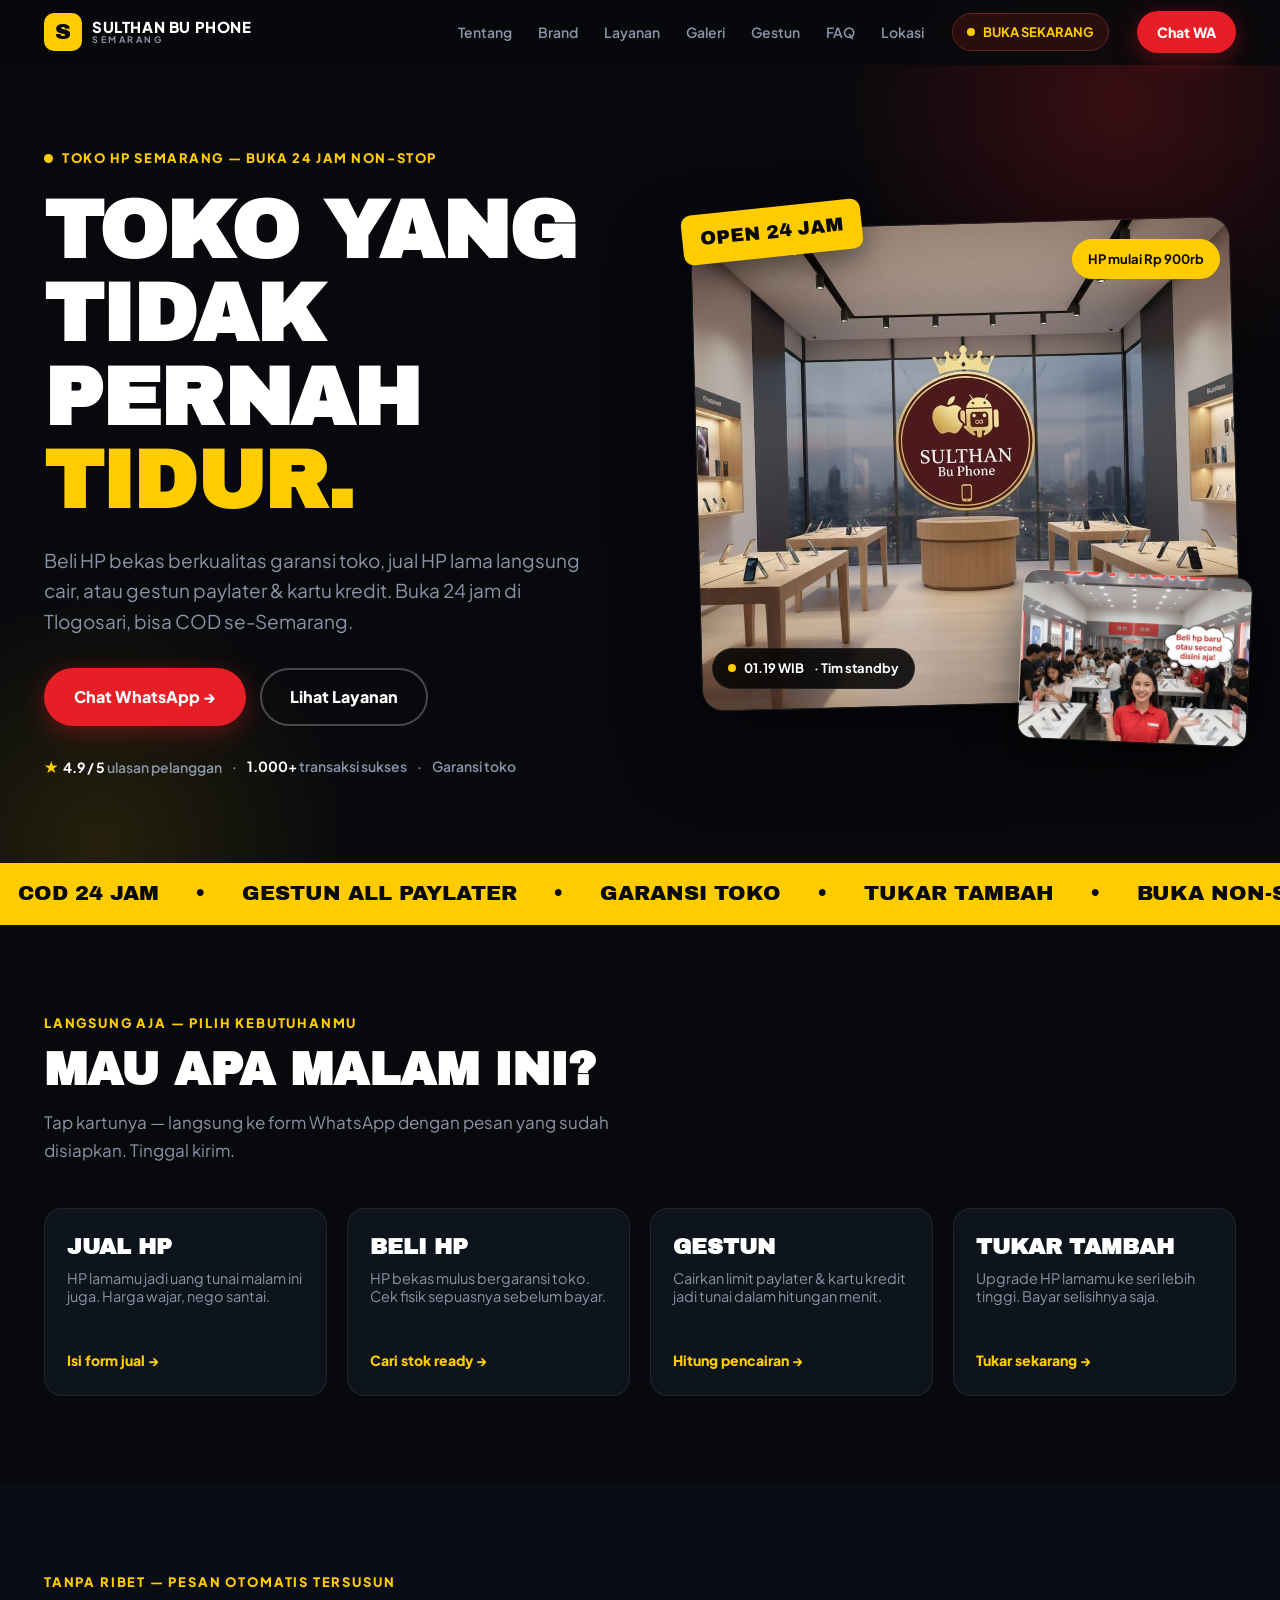
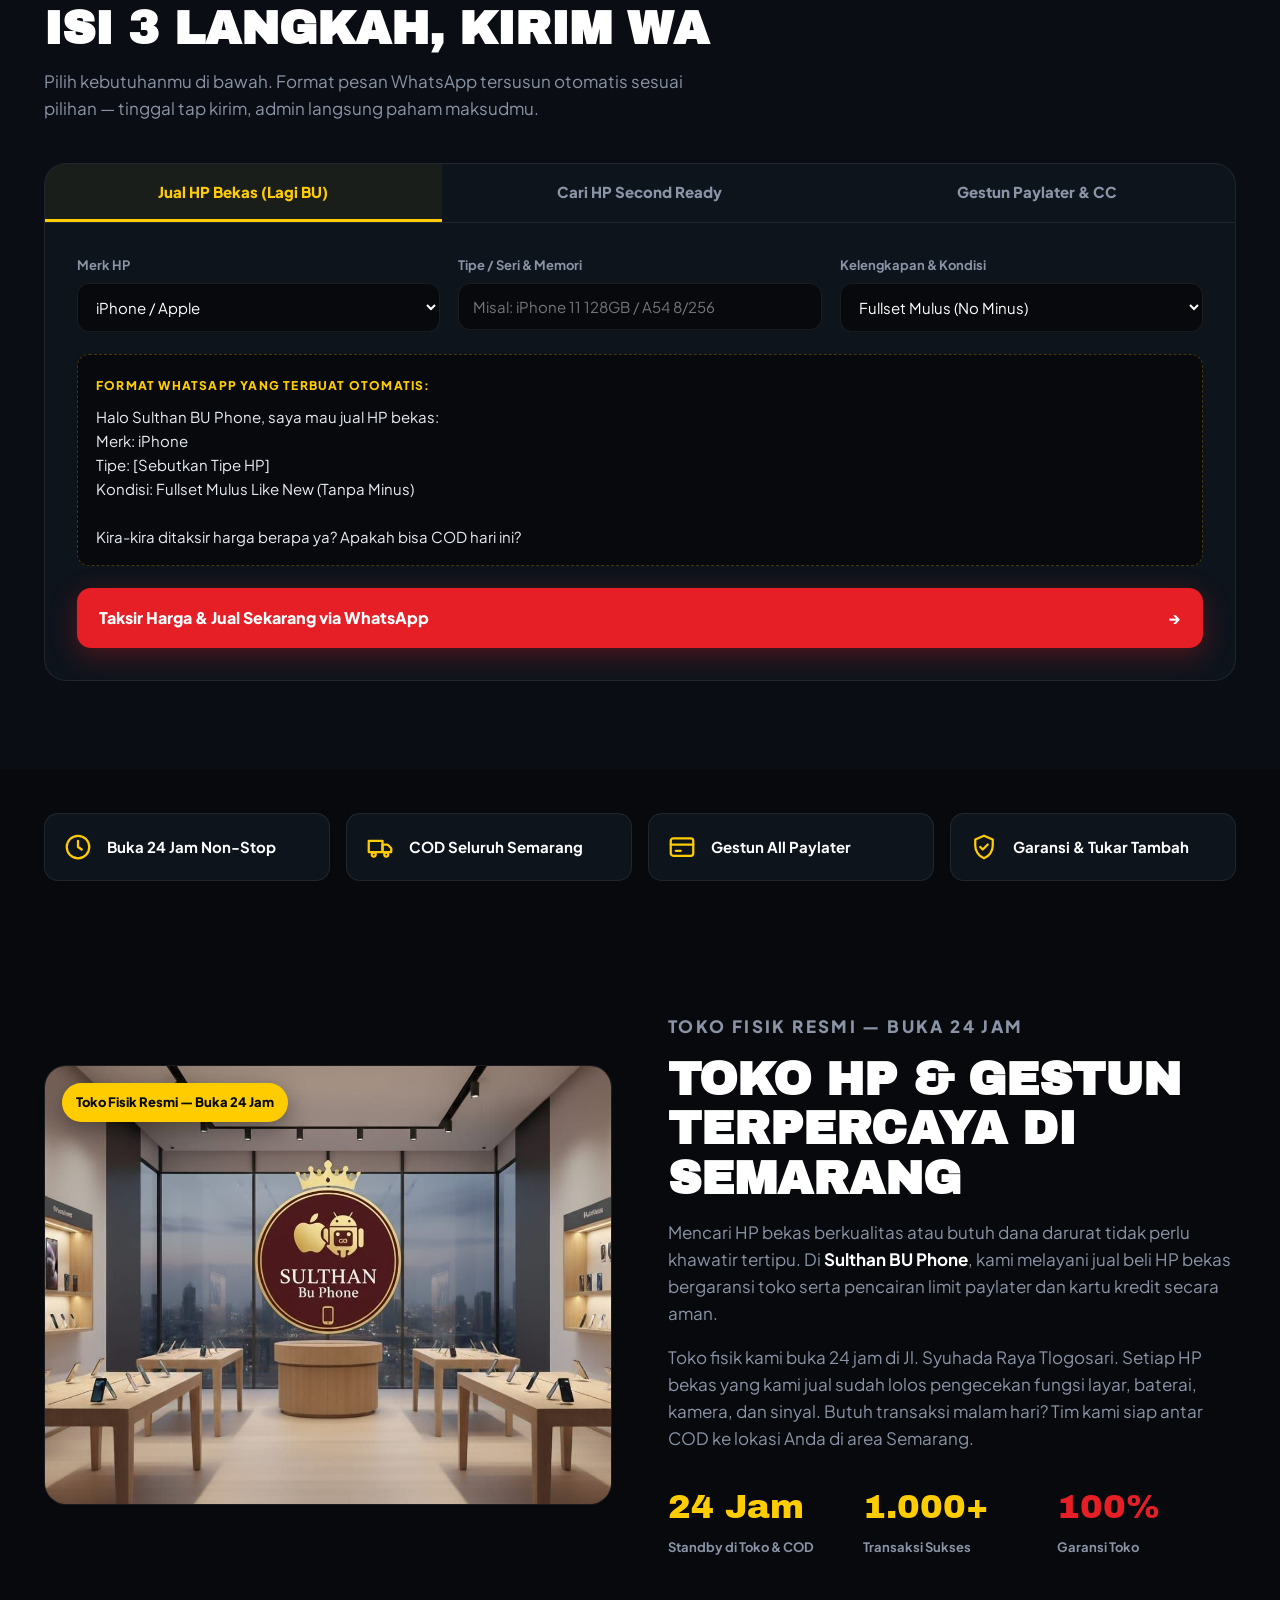
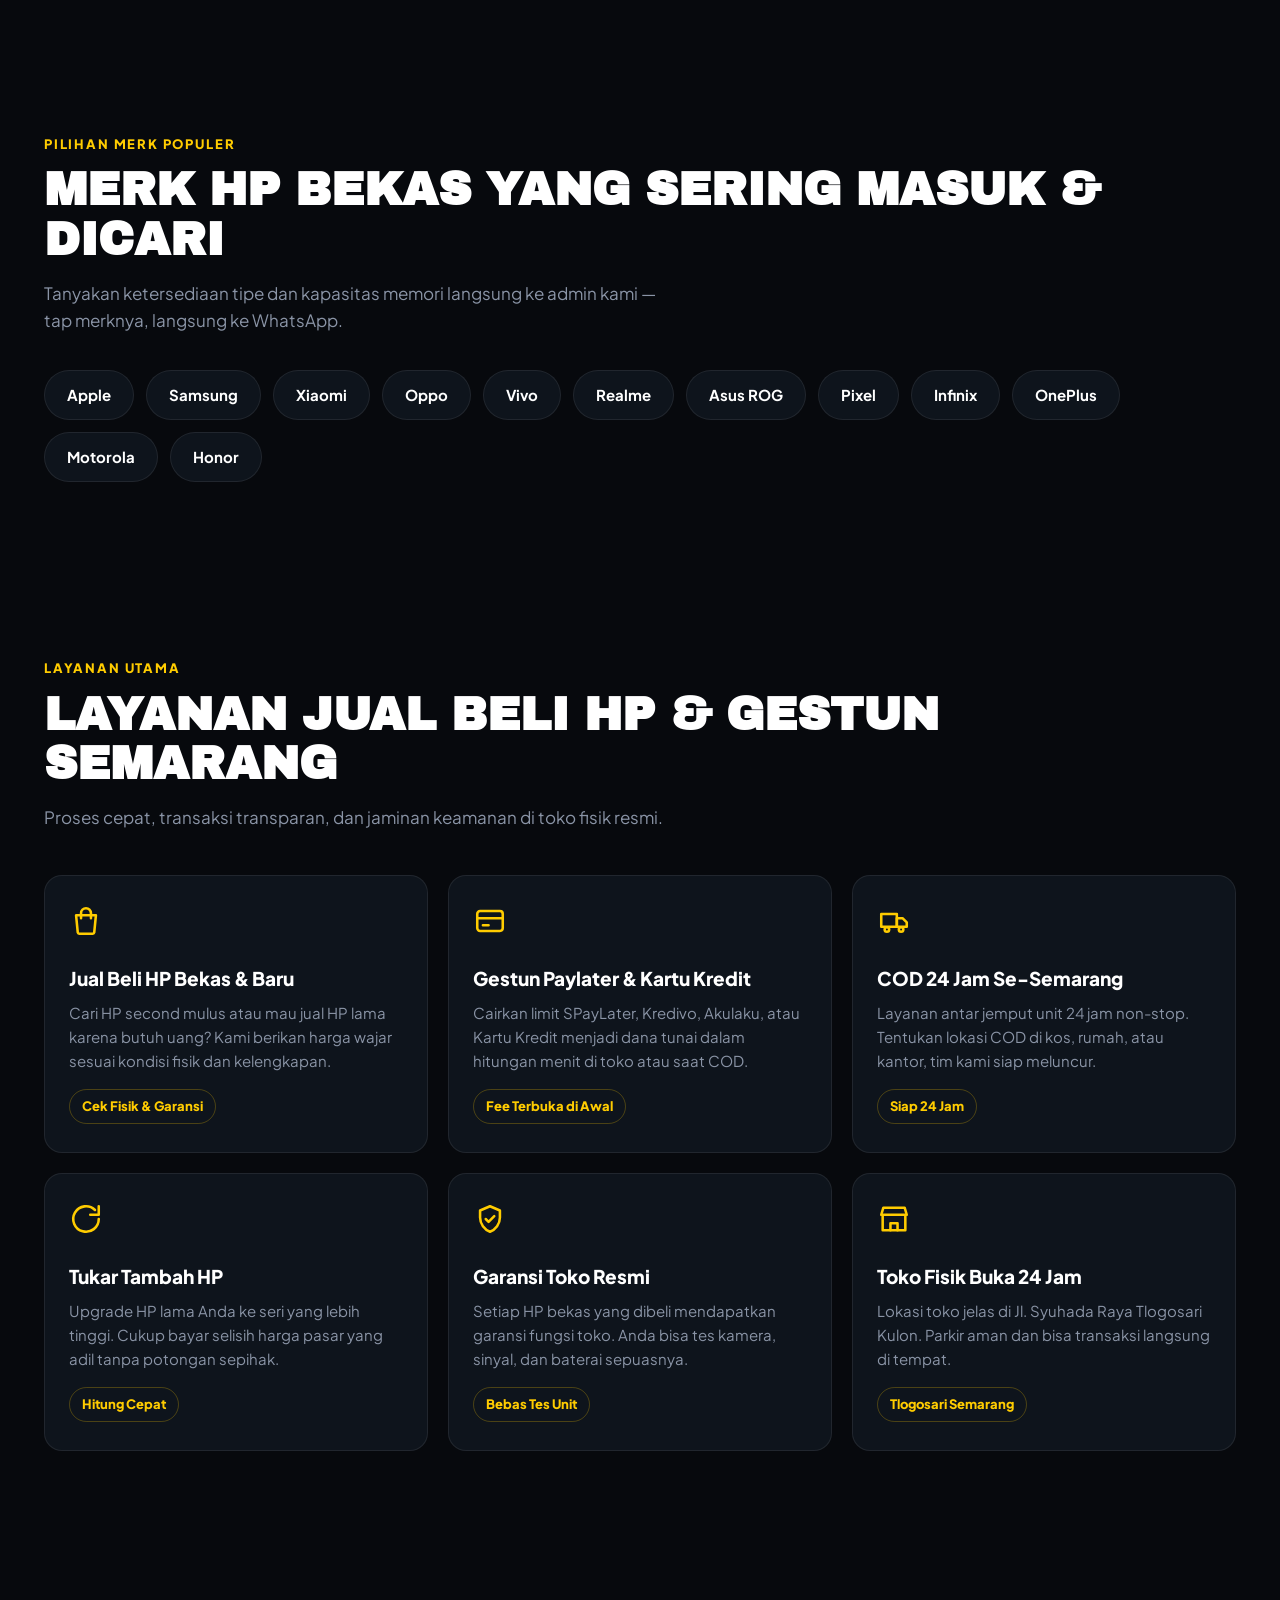
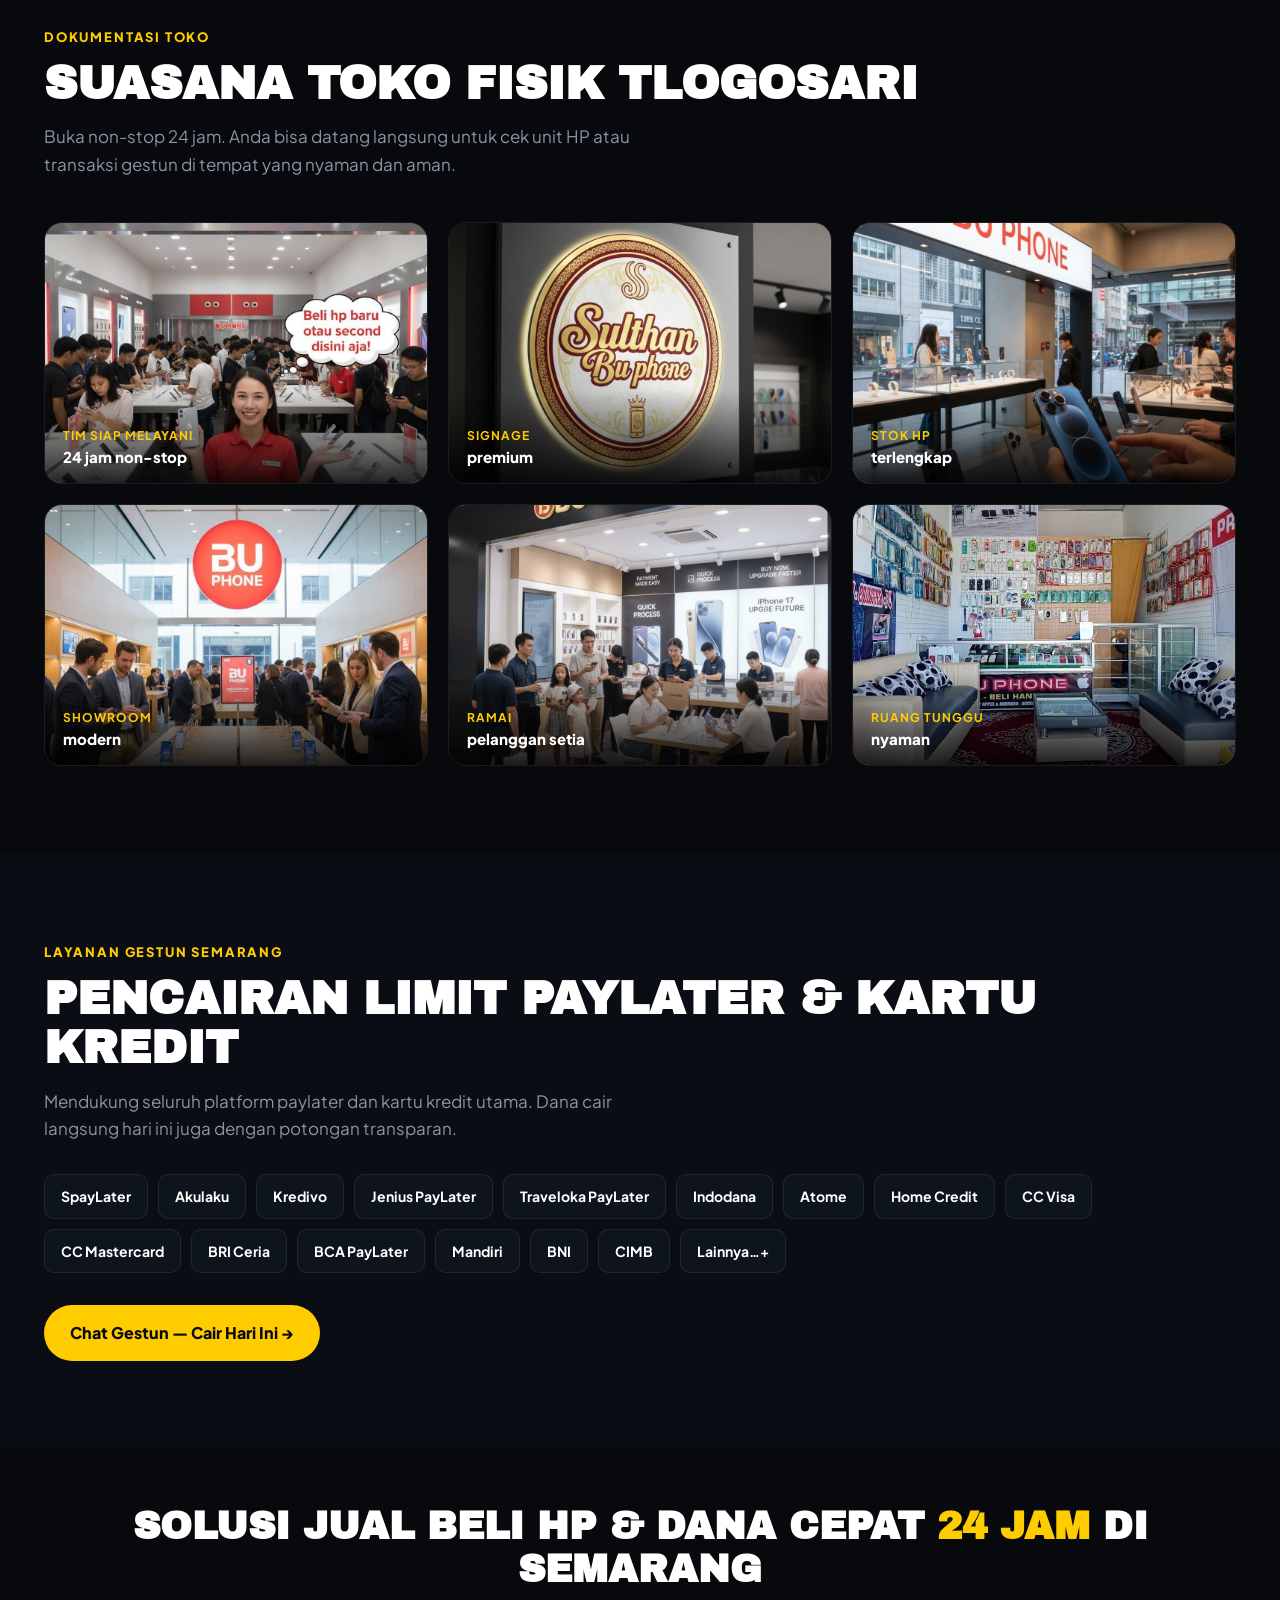
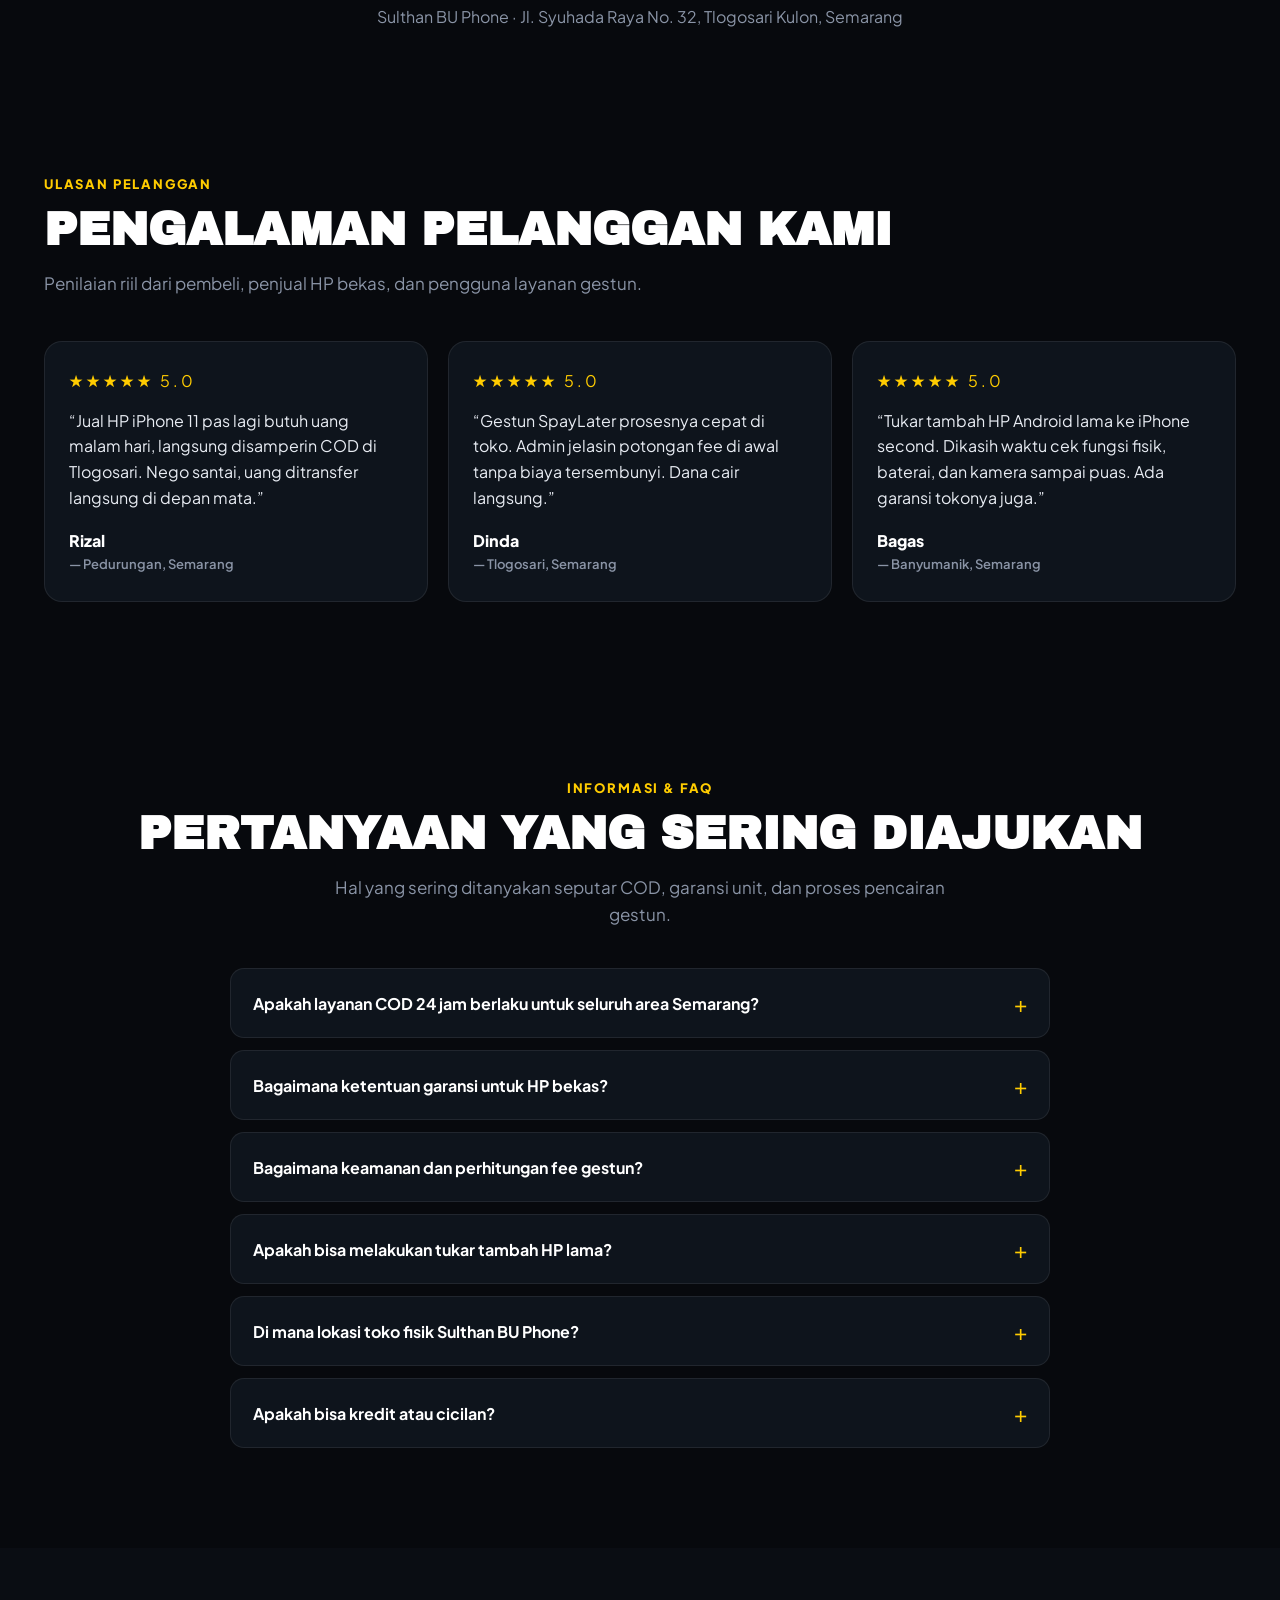
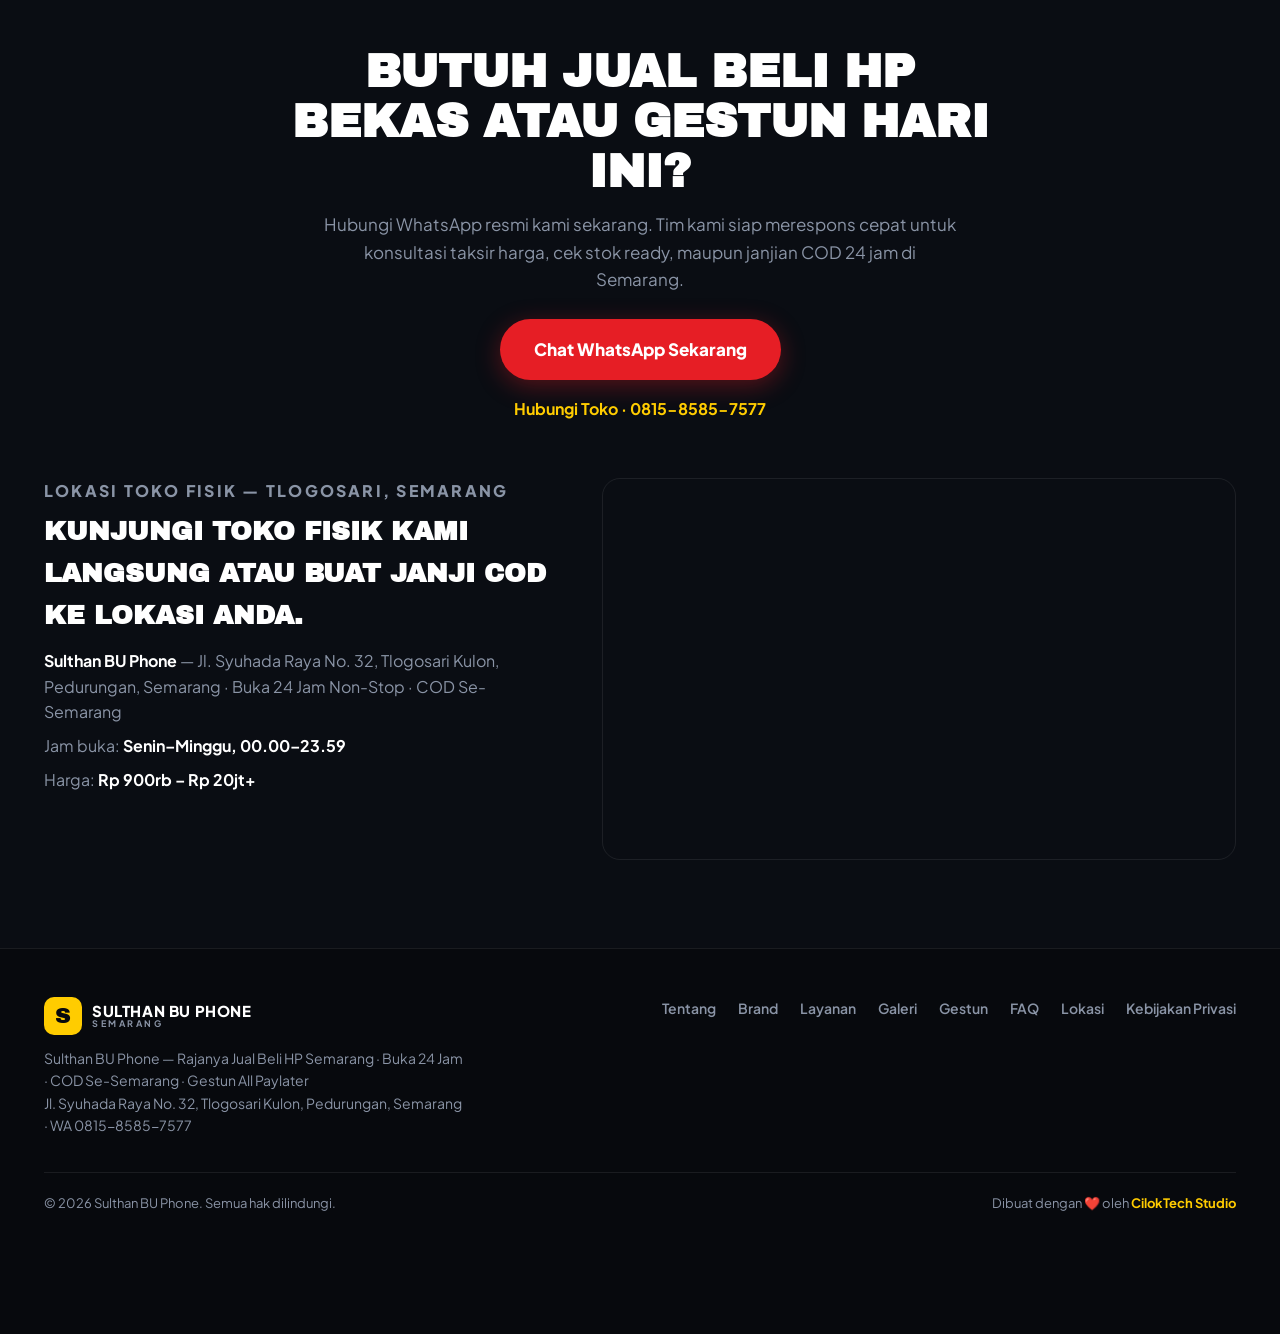
<file: index.html>
<!DOCTYPE html>
<html lang="id">
<head>
<meta charset="UTF-8" />
<meta name="viewport" content="width=device-width, initial-scale=1.0, viewport-fit=cover" />
<meta name="theme-color" content="#07090d" />
<meta name="description" content="Sulthan BU Phone Semarang - Jual beli HP baru & bekas ori bergaransi, COD 24 jam se-Semarang, gestun all paylater cair hari ini. Rajanya HP Semarang — buka non-stop." />
<meta name="keywords" content="jual beli hp semarang, hp bekas semarang, toko hp semarang, gestun semarang, cod hp 24 jam semarang, sulthan bu phone, gestun paylater semarang, hp second semarang" />
<meta name="author" content="Sulthan BU Phone" />
<meta name="robots" content="index, follow, max-image-preview:large" />
<meta property="og:title" content="Sulthan BU Phone 👑 Rajanya Jual Beli HP Semarang — COD 24 Jam | Gestun" />
<meta property="og:description" content="HP baru & bekas ori bergaransi, COD 24 jam se-Semarang, gestun all paylater & CC cair hari ini. Toko fisik Tlogosari, Semarang — buka non-stop." />
<meta property="og:type" content="website" />
<meta property="og:url" content="https://www.sulthanbuphone.web.id/" />
<meta property="og:image" content="https://www.sulthanbuphone.web.id/assets/sulthan-logo.jpg" />
<meta property="og:image:width" content="1024" />
<meta property="og:image:height" content="1024" />
<meta property="og:locale" content="id_ID" />
<meta property="og:site_name" content="Sulthan BU Phone" />
<meta name="twitter:card" content="summary_large_image" />
<meta name="twitter:title" content="Sulthan BU Phone 👑 Rajanya Jual Beli HP Semarang" />
<meta name="twitter:description" content="HP baru & bekas ori bergaransi, COD 24 jam se-Semarang, gestun all paylater cair hari ini. Toko fisik Tlogosari." />
<meta name="twitter:image" content="https://www.sulthanbuphone.web.id/assets/sulthan-logo.jpg" />
<link rel="icon" href="assets/sulthan-logo.jpg" />
<link rel="manifest" href="manifest.webmanifest" />
<link rel="preconnect" href="https://fonts.googleapis.com" />
<link rel="preconnect" href="https://fonts.gstatic.com" crossorigin />
<link href="https://fonts.googleapis.com/css2?family=Archivo+Black&family=Plus+Jakarta+Sans:wght@400;500;600;700;800&display=swap" rel="stylesheet" />
<title>Sulthan BU Phone 👑 Rajanya Jual Beli HP Semarang | COD 24 Jam | Gestun Paylater</title>
<script type="application/ld+json">
  {
    "@context":"https://schema.org",
    "@type":"LocalBusiness",
    "name":"Sulthan BU Phone",
    "alternateName":"Sulthan BU Phone Semarang",
    "description":"Rajanya Jual Beli HP Semarang — HP baru & bekas ori bergaransi, COD 24 jam, gestun all paylater & kartu kredit cair hari ini. Toko fisik di Tlogosari, Semarang — buka non-stop.",
    "url":"https://www.sulthanbuphone.web.id/",
    "image":"https://www.sulthanbuphone.web.id/assets/sulthan-logo.jpg",
    "telephone":"+6281585857577",
    "address":{"@type":"PostalAddress","streetAddress":"Jl. Syuhada Raya No. 32, Tlogosari Kulon, Pedurungan","addressLocality":"Semarang","addressRegion":"Jawa Tengah","postalCode":"50113","addressCountry":"ID"},
    "geo":{"@type":"GeoCoordinates","latitude":-7.004,"longitude":110.458},
    "openingHours":"Mo-Su 00:00-23:59",
    "openingHoursSpecification":[{"@type":"OpeningHoursSpecification","dayOfWeek":["Monday","Tuesday","Wednesday","Thursday","Friday","Saturday","Sunday"],"opens":"00:00","closes":"23:59"}],
    "priceRange":"Rp 900rb - Rp 20jt+",
    "currenciesAccepted":"IDR",
    "paymentAccepted":"Cash, Credit Card, Paylater",
    "areaServed":{"@type":"City","name":"Semarang"}
  }
</script>
<script type="application/ld+json">
  {"@context":"https://schema.org","@type":"FAQPage",
    "mainEntity":[
      {"@type":"Question","name":"COD 24 jam beneran bisa jam berapa aja?","acceptedAnswer":{"@type":"Answer","text":"Bisa kak! Chat WA kasih alamat + jam mau COD. Tim standby 24 jam non-stop se-Semarang."}},
      {"@type":"Question","name":"HP bekasnya garansi?","acceptedAnswer":{"@type":"Answer","text":"Semua HP bekas garansi toko. Unit dicek fisik + fungsi 100% sebelum jual."}},
      {"@type":"Question","name":"Gestun aman? Fee berapa?","acceptedAnswer":{"@type":"Answer","text":"Aman — proses langsung di toko, struk transparan. Fee tergantung nominal & tenor."}},
      {"@type":"Question","name":"Lokasi toko di mana?","acceptedAnswer":{"@type":"Answer","text":"Jl. Syuhada Raya No. 32, Tlogosari Kulon, Pedurungan, Semarang. Buka 24 jam."}}
    ]
  }
</script>
<script type="application/ld+json">
  {"@context":"https://schema.org","@type":"BreadcrumbList","itemListElement":[{"@type":"ListItem","position":1,"name":"Home","item":"https://www.sulthanbuphone.web.id/"},{"@type":"ListItem","position":2,"name":"Rajanya HP Semarang","item":"https://www.sulthanbuphone.web.id/#tentang"}]}
</script>
<style>
  :root{
    --bg:#07090d; --bg2:#0a0d13; --panel:#0e141c; --panel2:#121924;
    --line:rgba(255,255,255,.08); --line-gold:rgba(255,204,0,.25);
    --gold:#ffcc00; --gold-deep:#ffa500; --red:#e61e25; --red-dark:#b3121a;
    --text:#ffffff; --muted:#8a94a6; --radius:18px;
    --font-display:'Archivo Black',sans-serif;
    --font-body:'Plus Jakarta Sans',-apple-system,BlinkMacSystemFont,sans-serif;
  }
  *{margin:0;padding:0;box-sizing:border-box}
  html{scroll-behavior:smooth}
  body{background:var(--bg);color:var(--text);font-family:var(--font-body);line-height:1.6;overflow-x:hidden}
  img{max-width:100%;display:block}
  a{color:inherit;text-decoration:none}
  .wrap{max-width:1240px;margin:0 auto;padding:0 24px}
  .reveal{opacity:0;transform:translateY(24px);transition:opacity .7s ease,transform .7s ease}
  .reveal.show{opacity:1;transform:none}
  ::selection{background:var(--gold);color:#07090d}

  /* ---------- top bar ---------- */
  .topbar{position:fixed;top:0;left:0;right:0;z-index:100;background:rgba(7,9,13,.82);backdrop-filter:blur(12px);-webkit-backdrop-filter:blur(12px);border-bottom:1px solid transparent;transition:border-color .3s,background .3s}
  .topbar.scrolled{border-bottom-color:var(--line);background:rgba(7,9,13,.94)}
  .topbar-in{max-width:1240px;margin:0 auto;padding:0 24px;height:64px;display:flex;align-items:center;gap:28px}
  .logo{display:flex;align-items:center;gap:10px;flex-shrink:0}
  .logo-mark{width:38px;height:38px;border-radius:10px;background:var(--gold);color:#07090d;font-family:var(--font-display);font-size:22px;display:flex;align-items:center;justify-content:center;line-height:1}
  .logo-name{font-weight:800;font-size:15px;letter-spacing:.04em;line-height:1.1}
  .logo-name small{display:block;font-size:9px;letter-spacing:.28em;color:var(--muted);font-weight:700}
  .nav{display:flex;gap:26px;margin-left:auto}
  .nav a{font-size:14px;font-weight:600;color:var(--muted);transition:color .2s}
  .nav a:hover{color:var(--gold)}
  .open-pill{display:flex;align-items:center;gap:8px;background:#2a0e0e;border:1px solid #602626;color:var(--gold);font-size:13px;font-weight:700;padding:8px 14px;border-radius:999px;white-space:nowrap}
  .open-dot{width:8px;height:8px;border-radius:50%;background:var(--gold);box-shadow:0 0 0 0 rgba(255,204,0,.6);animation:pulse 2s infinite}
  @keyframes pulse{0%{box-shadow:0 0 0 0 rgba(255,204,0,.55)}70%{box-shadow:0 0 0 9px rgba(255,204,0,0)}100%{box-shadow:0 0 0 0 rgba(255,204,0,0)}}
  .btn{display:inline-flex;align-items:center;justify-content:center;gap:8px;font-weight:800;border-radius:999px;cursor:pointer;border:0;transition:transform .15s,box-shadow .2s,background .2s;white-space:nowrap}
  .btn:active{transform:scale(.97)}
  .btn-red{background:var(--red);color:#fff;padding:10px 20px;font-size:14px;box-shadow:0 6px 24px rgba(230,30,37,.35)}
  .btn-red:hover{background:#f22a31}
  .btn-ghost{background:transparent;color:#fff;border:2px solid rgba(255,255,255,.25);padding:14px 28px;font-size:16px}
  .btn-ghost:hover{border-color:var(--gold);color:var(--gold)}
  .hamburger{display:none;background:none;border:0;color:#fff;font-size:26px;cursor:pointer;line-height:1;padding:4px}

  /* drawer (mobile nav) */
  .drawer{position:fixed;inset:0;z-index:200;background:rgba(7,9,13,.6);opacity:0;pointer-events:none;transition:opacity .3s}
  .drawer.open{opacity:1;pointer-events:auto}
  .drawer-panel{position:absolute;top:0;right:0;bottom:0;width:min(320px,85vw);background:var(--bg2);border-left:1px solid var(--line);padding:20px 24px;transform:translateX(100%);transition:transform .3s}
  .drawer.open .drawer-panel{transform:none}
  .drawer-close{background:none;border:0;color:#fff;font-size:28px;cursor:pointer;float:right;line-height:1}
  .drawer nav{display:flex;flex-direction:column;gap:4px;margin-top:56px}
  .drawer nav a{font-size:18px;font-weight:700;padding:12px 4px;border-bottom:1px solid var(--line)}
  .drawer nav a span{color:var(--gold);margin-left:6px}
  .drawer .btn-red{width:100%;margin-top:24px;padding:14px}

  /* ---------- hero ---------- */
  .hero{padding:148px 0 84px;position:relative;overflow:hidden}
  .hero::before{content:"";position:absolute;top:-220px;right:-160px;width:640px;height:640px;border-radius:50%;background:radial-gradient(circle,rgba(230,30,37,.22),transparent 65%);pointer-events:none}
  .hero::after{content:"";position:absolute;bottom:-260px;left:-180px;width:560px;height:560px;border-radius:50%;background:radial-gradient(circle,rgba(255,204,0,.12),transparent 65%);pointer-events:none}
  .hero-grid{display:grid;grid-template-columns:1.05fr .95fr;gap:56px;align-items:center;position:relative;z-index:1}
  .eyebrow{display:flex;align-items:center;gap:9px;color:var(--gold);font-size:13px;font-weight:800;letter-spacing:.12em;text-transform:uppercase}
  .eyebrow .dot{width:9px;height:9px;border-radius:50%;background:var(--gold);box-shadow:0 0 0 0 rgba(255,204,0,.6);animation:pulse 2s infinite}
  .hero h1{font-family:var(--font-display);font-size:clamp(44px,6.4vw,88px);line-height:1.02;letter-spacing:-.01em;margin:20px 0 22px;text-transform:uppercase}
  .hero h1 .gold{color:var(--gold)}
  .hero-sub{color:var(--muted);font-size:19px;max-width:560px}
  .hero-cta{display:flex;gap:14px;margin-top:32px;flex-wrap:wrap}
  .hero-cta .btn-red{padding:16px 30px;font-size:16px}
  .hero-trust{display:flex;align-items:center;gap:10px;margin-top:28px;color:var(--muted);font-size:14px;font-weight:600;flex-wrap:wrap}
  .hero-trust .star{color:var(--gold);font-size:16px;letter-spacing:2px}
  .hero-trust b{color:#fff}
  .hero-media{position:relative}
  .hero-photo{border-radius:22px;overflow:hidden;border:1px solid var(--line);transform:rotate(-1.5deg);box-shadow:0 30px 80px rgba(0,0,0,.55)}
  .hero-photo img{width:100%;height:480px;object-fit:cover}
  .hero-photo-small{position:absolute;right:-14px;bottom:-38px;width:230px;border-radius:16px;overflow:hidden;border:1px solid var(--line);transform:rotate(2.5deg);box-shadow:0 20px 50px rgba(0,0,0,.6)}
  .hero-photo-small img{width:100%;height:168px;object-fit:cover}
  .sticker{position:absolute;top:-16px;left:-14px;z-index:2;background:var(--gold);color:#07090d;font-family:var(--font-display);font-size:19px;padding:10px 18px;border-radius:10px;transform:rotate(-6deg);box-shadow:0 10px 30px rgba(0,0,0,.45)}
  .chip{position:absolute;display:flex;align-items:center;gap:8px;background:rgba(5,5,5,.88);border:1px solid var(--line);border-radius:999px;padding:9px 15px;font-size:13px;font-weight:700;backdrop-filter:blur(6px)}
  .chip-time{left:16px;bottom:16px}
  .chip-time .dot{width:8px;height:8px;border-radius:50%;background:var(--gold);animation:pulse 2s infinite}
  .chip-price{right:16px;top:16px;background:var(--gold);color:#07090d;border-color:var(--gold)}

  /* ---------- ticker ---------- */
  .ticker{background:var(--gold);color:#07090d;overflow:hidden;padding:14px 0;transform:rotate(0deg)}
  .ticker-track{display:flex;gap:0;white-space:nowrap;animation:tick 22s linear infinite;width:max-content}
  .ticker-track span{font-family:var(--font-display);font-size:21px;padding:0 18px}
  @keyframes tick{from{transform:translateX(0)}to{transform:translateX(-50%)}}

  /* ---------- sections ---------- */
  section{padding:88px 0}
  .kicker{color:var(--gold);font-size:13px;font-weight:800;letter-spacing:.14em;text-transform:uppercase}
  .sec-title{font-family:var(--font-display);font-size:clamp(30px,4vw,46px);line-height:1.08;margin:12px 0 14px;text-transform:uppercase}
  .sec-sub{color:var(--muted);font-size:17px;max-width:640px}

  /* ---------- choice cards ---------- */
  .choices{background:var(--bg)}
  .choice-grid{display:grid;grid-template-columns:repeat(4,1fr);gap:20px;margin-top:44px}
  .choice{background:var(--panel);border:1px solid var(--line);border-radius:var(--radius);padding:26px 22px;cursor:pointer;transition:transform .2s,border-color .2s,background .2s;text-align:left;color:#fff;font-family:var(--font-body)}
  .choice:hover{transform:translateY(-4px);border-color:var(--line-gold);background:var(--panel2)}
  .choice .bar{width:52px;height:6px;border-radius:3px;margin-bottom:18px}
  .choice h3{font-family:var(--font-display);font-size:22px;text-transform:uppercase;margin-bottom:10px}
  .choice p{color:var(--muted);font-size:14.5px;min-height:66px}
  .choice .go{color:var(--gold);font-weight:800;font-size:14px;margin-top:16px;display:block}

  /* ---------- smart engine ---------- */
  .engine{background:var(--bg2)}
  .engine-box{background:var(--panel);border:1px solid var(--line);border-radius:22px;overflow:hidden;margin-top:40px}
  .engine-tabs{display:grid;grid-template-columns:repeat(3,1fr);border-bottom:1px solid var(--line)}
  .engine-tab-btn{background:transparent;border:0;color:var(--muted);font-family:var(--font-body);font-size:15px;font-weight:800;padding:18px 10px;cursor:pointer;border-bottom:3px solid transparent;transition:color .2s,background .2s}
  .engine-tab-btn:hover{color:#fff}
  .engine-tab-btn.active{color:var(--gold);border-bottom-color:var(--gold);background:rgba(255,204,0,.05)}
  .tab-content{display:none;padding:32px}
  .tab-content.active{display:block}
  .form-grid{display:grid;grid-template-columns:repeat(3,1fr);gap:18px}
  .form-group label{display:block;font-size:13px;font-weight:700;color:var(--muted);margin-bottom:8px}
  .form-group select,.form-group input{width:100%;background:var(--bg);border:1px solid var(--line);border-radius:12px;color:#fff;font-family:var(--font-body);font-size:15px;padding:13px 14px;outline:none;transition:border-color .2s}
  .form-group select:focus,.form-group input:focus{border-color:var(--gold)}
  .form-group select option{background:var(--bg2)}
  .engine-preview{margin-top:22px;background:var(--bg);border:1px dashed var(--line-gold);border-radius:12px;padding:16px 18px}
  .engine-preview-label{font-size:12px;font-weight:800;letter-spacing:.1em;text-transform:uppercase;color:var(--gold)}
  .engine-preview-text{white-space:pre-line;font-size:15px;margin-top:8px;color:#e8ecf3}
  .btn-engine-submit{display:flex;align-items:center;justify-content:space-between;gap:12px;background:var(--red);color:#fff;font-weight:800;font-size:16px;border-radius:14px;padding:17px 22px;margin-top:22px;box-shadow:0 8px 28px rgba(230,30,37,.3);transition:background .2s,transform .15s}
  .btn-engine-submit:hover{background:#f22a31}
  .btn-engine-submit:active{transform:scale(.98)}

  /* ---------- features strip ---------- */
  .features{padding:44px 0}
  .feat-grid{display:grid;grid-template-columns:repeat(4,1fr);gap:16px}
  .feat{display:flex;align-items:center;gap:14px;background:var(--panel);border:1px solid var(--line);border-radius:14px;padding:18px}
  .feat svg{flex-shrink:0;width:30px;height:30px;stroke:var(--gold);fill:none;stroke-width:1.8;stroke-linecap:round;stroke-linejoin:round}
  .feat span{font-weight:700;font-size:15px}

  /* ---------- about ---------- */
  .about-grid{display:grid;grid-template-columns:1fr 1fr;gap:56px;align-items:center}
  .about-media{position:relative}
  .about-media img{border-radius:22px;width:100%;height:440px;object-fit:cover;border:1px solid var(--line)}
  .about-badge{position:absolute;top:18px;left:18px;background:var(--gold);color:#07090d;font-weight:800;font-size:13px;padding:9px 14px;border-radius:999px;box-shadow:0 8px 24px rgba(0,0,0,.4)}
  .about-body p{color:var(--muted);font-size:17px;margin-bottom:16px}
  .about-body p strong{color:#fff}
  .about-stats{display:grid;grid-template-columns:repeat(3,1fr);gap:16px;margin-top:28px}
  .stat .n{font-family:var(--font-display);font-size:34px;color:var(--gold)}
  .stat .n.red{color:var(--red)}
  .stat .l{font-size:13px;font-weight:700;color:var(--muted);margin-top:2px}

  /* ---------- brands ---------- */
  .brand-grid{display:flex;flex-wrap:wrap;gap:12px;margin-top:36px}
  .brand-chip{border:1px solid var(--line);background:var(--panel);border-radius:999px;padding:12px 22px;font-weight:700;font-size:15px;transition:border-color .2s,color .2s,background .2s}
  .brand-chip:hover{border-color:var(--gold);color:var(--gold);background:var(--panel2)}

  /* ---------- services ---------- */
  .svc-grid{display:grid;grid-template-columns:repeat(3,1fr);gap:20px;margin-top:44px}
  .svc{background:var(--panel);border:1px solid var(--line);border-radius:var(--radius);padding:28px 24px;transition:transform .2s,border-color .2s}
  .svc:hover{transform:translateY(-4px);border-color:var(--line-gold)}
  .svc svg{width:34px;height:34px;stroke:var(--gold);fill:none;stroke-width:1.8;stroke-linecap:round;stroke-linejoin:round;margin-bottom:18px}
  .svc h3{font-size:19px;font-weight:800;margin-bottom:8px}
  .svc p{color:var(--muted);font-size:15px;margin-bottom:16px}
  .svc .tag{display:inline-block;font-size:13px;font-weight:800;color:var(--gold);border:1px solid var(--line-gold);border-radius:999px;padding:6px 12px}

  /* ---------- gallery ---------- */
  .gal-grid{display:grid;grid-template-columns:repeat(3,1fr);gap:20px;margin-top:44px}
  .gal{position:relative;border-radius:var(--radius);overflow:hidden;border:1px solid var(--line)}
  .gal img{width:100%;height:260px;object-fit:cover;transition:transform .4s}
  .gal:hover img{transform:scale(1.05)}
  .gal figcaption{position:absolute;left:0;right:0;bottom:0;padding:36px 18px 14px;background:linear-gradient(transparent,rgba(0,0,0,.85));font-weight:800;font-size:15px}
  .gal figcaption small{display:block;color:var(--gold);font-size:12px;font-weight:700;letter-spacing:.08em;text-transform:uppercase}

  /* ---------- gestun ---------- */
  .gestun{background:var(--bg2)}
  .plat-grid{display:flex;flex-wrap:wrap;gap:10px;margin-top:32px}
  .plat{border:1px solid var(--line);background:var(--panel);border-radius:10px;padding:10px 16px;font-weight:700;font-size:14px}
  .gestun-cta{display:inline-flex;align-items:center;gap:10px;margin-top:32px;background:var(--gold);color:#07090d;font-weight:800;font-size:16px;border-radius:999px;padding:15px 26px;transition:transform .15s}
  .gestun-cta:hover{transform:translateY(-2px)}

  /* ---------- quote strip ---------- */
  .quote{padding:56px 0;text-align:center}
  .quote h2{font-family:var(--font-display);font-size:clamp(24px,3.4vw,38px);text-transform:uppercase;line-height:1.15}
  .quote h2 .gold{color:var(--gold)}
  .quote p{color:var(--muted);margin-top:12px}

  /* ---------- testimonials ---------- */
  .testi-grid{display:grid;grid-template-columns:repeat(3,1fr);gap:20px;margin-top:44px}
  .testi{background:var(--panel);border:1px solid var(--line);border-radius:var(--radius);padding:26px 24px}
  .testi .stars{color:var(--gold);letter-spacing:3px;font-size:16px}
  .testi blockquote{font-size:16px;margin:14px 0 18px;color:#e8ecf3}
  .testi .who{font-weight:800}
  .testi .who small{display:block;color:var(--muted);font-weight:600;font-size:13px}

  /* ---------- faq ---------- */
  .faq-list{max-width:820px;margin:40px auto 0}
  .faq{background:var(--panel);border:1px solid var(--line);border-radius:14px;margin-bottom:12px;overflow:hidden}
  .faq-q{width:100%;background:none;border:0;color:#fff;font-family:var(--font-body);font-size:16px;font-weight:700;text-align:left;padding:20px 22px;cursor:pointer;display:flex;justify-content:space-between;align-items:center;gap:16px}
  .faq-q .plus{color:var(--gold);font-size:22px;font-weight:400;flex-shrink:0;transition:transform .3s}
  .faq.open .faq-q .plus{transform:rotate(45deg)}
  .faq-a{max-height:0;overflow:hidden;transition:max-height .35s ease}
  .faq-a p{color:var(--muted);font-size:15px;padding:0 22px 20px}
  .faq.open .faq-a{max-height:220px}

  /* ---------- CTA + lokasi ---------- */
  .cta-loc{background:var(--bg2)}
  .cta-box{text-align:center;max-width:720px;margin:0 auto 56px}
  .cta-box .btn-red{padding:17px 34px;font-size:17px;margin-top:26px}
  .loc-grid{display:grid;grid-template-columns:.9fr 1.1fr;gap:40px;align-items:start}
  .loc-info h3{font-family:var(--font-display);font-size:26px;text-transform:uppercase;margin-bottom:12px}
  .loc-info p{color:var(--muted);font-size:16px;margin-bottom:8px}
  .loc-info p b{color:#fff}
  .loc-map{border-radius:var(--radius);overflow:hidden;border:1px solid var(--line)}
  .loc-map iframe{display:block;width:100%;height:380px;border:0;filter:grayscale(1) invert(.92) contrast(.9)}

  /* ---------- footer ---------- */
  footer{border-top:1px solid var(--line);padding:48px 0 120px}
  .foot-grid{display:flex;justify-content:space-between;gap:32px;flex-wrap:wrap}
  .foot-brand{max-width:420px}
  .foot-brand p{color:var(--muted);font-size:14px;margin-top:12px}
  .foot-nav{display:flex;gap:22px;flex-wrap:wrap;font-size:14px;font-weight:600}
  .foot-nav a{color:var(--muted)}
  .foot-nav a:hover{color:var(--gold)}
  .foot-base{margin-top:36px;padding-top:20px;border-top:1px solid var(--line);color:var(--muted);font-size:13px;display:flex;justify-content:space-between;gap:16px;flex-wrap:wrap}
  .foot-base a{color:var(--gold);font-weight:700}

  /* ---------- sticky mobile bar + back to top ---------- */
  .sticky-cta{position:fixed;left:0;right:0;bottom:0;z-index:90;background:rgba(10,13,19,.96);border-top:1px solid var(--line);padding:12px 16px calc(12px + env(safe-area-inset-bottom));display:none;align-items:center;justify-content:space-between;gap:12px;transform:translateY(110%);transition:transform .35s}
  .sticky-cta.show{transform:none}
  .sticky-cta .st{display:flex;align-items:center;gap:8px;font-size:13px;font-weight:800;color:var(--gold)}
  .sticky-cta .st .dot{width:8px;height:8px;border-radius:50%;background:var(--gold);animation:pulse 2s infinite}
  .sticky-cta .btn-red{padding:12px 20px;font-size:14px}
  .back-top{position:fixed;right:20px;bottom:84px;z-index:90;width:46px;height:46px;border-radius:50%;background:var(--panel);border:1px solid var(--line-gold);color:var(--gold);font-size:20px;cursor:pointer;opacity:0;pointer-events:none;transition:opacity .3s}
  .back-top.visible{opacity:1;pointer-events:auto}

  /* ---------- responsive ---------- */
  @media (max-width:1020px){
    .hero-grid{grid-template-columns:1fr;gap:48px}
    .hero-photo img{height:380px}
    .choice-grid{grid-template-columns:repeat(2,1fr)}
    .svc-grid,.gal-grid,.testi-grid{grid-template-columns:repeat(2,1fr)}
    .feat-grid{grid-template-columns:repeat(2,1fr)}
    .about-grid,.loc-grid{grid-template-columns:1fr;gap:36px}
    .form-grid{grid-template-columns:1fr}
  }
  @media (max-width:760px){
    .nav,.topbar .open-pill{display:none}
    .hamburger{display:block;margin-left:auto}
    .topbar .btn-red{padding:9px 16px;font-size:13px}
    .hero{padding:118px 0 64px}
    .hero-sub{font-size:17px}
    .hero-photo img{height:280px}
    .hero-photo-small{width:170px;bottom:-26px;right:-6px}
    .hero-photo-small img{height:124px}
    .sticker{font-size:15px;padding:8px 14px}
    section{padding:64px 0}
    .engine-tabs{grid-template-columns:1fr}
    .engine-tab-btn{border-bottom:1px solid var(--line);text-align:left;padding:15px 18px}
    .engine-tab-btn.active{border-bottom-color:var(--gold)}
    .tab-content{padding:22px 18px}
    .choice-grid,.svc-grid,.gal-grid,.testi-grid,.feat-grid{grid-template-columns:1fr}
    .choice p{min-height:0}
    .gal img{height:220px}
    .sticky-cta{display:flex}
    footer{padding-bottom:160px}
    .back-top{bottom:96px}
  }
</style>
</head>
<body>

<!-- ======= TOP BAR ======= -->
<header class="topbar" id="mainNav">
  <div class="topbar-in">
    <a href="#" class="logo" id="logoHome" aria-label="Sulthan BU Phone — ke atas">
      <span class="logo-mark">S</span>
      <span class="logo-name">SULTHAN BU PHONE<small>SEMARANG</small></span>
    </a>
    <nav class="nav" aria-label="Navigasi utama">
      <a href="#tentang">Tentang</a>
      <a href="#brands">Brand</a>
      <a href="#layanan">Layanan</a>
      <a href="#galeri">Galeri</a>
      <a href="#gestun">Gestun</a>
      <a href="#faq">FAQ</a>
      <a href="#lokasi">Lokasi</a>
    </nav>
    <span class="open-pill"><span class="open-dot"></span>BUKA SEKARANG</span>
    <a class="btn btn-red" href="https://wa.me/6281585857577?text=Halo%20Sulthan%20BU%20Phone%2C%20mau%20tanya%20stok%20HP..." target="_blank" rel="noopener">Chat WA</a>
    <button class="hamburger" id="mobileToggle" aria-label="Buka menu">&#9776;</button>
  </div>
</header>

<!-- ======= MOBILE DRAWER ======= -->
<div class="drawer" id="drawer" aria-hidden="true">
  <div class="drawer-panel">
    <button class="drawer-close" id="drawerClose" aria-label="Tutup menu">&times;</button>
    <nav>
      <a href="#tentang">Tentang <span>&rsaquo;</span></a>
      <a href="#brands">Brand HP <span>&rsaquo;</span></a>
      <a href="#layanan">Layanan <span>&rsaquo;</span></a>
      <a href="#galeri">Galeri Toko <span>&rsaquo;</span></a>
      <a href="#gestun">Gestun Paylater <span>&rsaquo;</span></a>
      <a href="#faq">FAQ <span>&rsaquo;</span></a>
      <a href="#lokasi">Lokasi <span>&rsaquo;</span></a>
    </nav>
    <a class="btn btn-red" href="https://wa.me/6281585857577?text=Halo%20Sulthan%20BU%20Phone%2C%20mau%20tanya%20stok%20HP..." target="_blank" rel="noopener">Chat WhatsApp &rarr;</a>
  </div>
</div>

<!-- ======= HERO ======= -->
<section class="hero">
  <div class="wrap hero-grid">
    <div>
      <p class="eyebrow"><span class="dot"></span>Toko HP Semarang &mdash; Buka 24 Jam Non-Stop</p>
      <h1>Toko Yang<br />Tidak Pernah<br /><span class="gold">Tidur.</span></h1>
      <p class="hero-sub">Beli HP bekas berkualitas garansi toko, jual HP lama langsung cair, atau gestun paylater &amp; kartu kredit. Buka 24 jam di Tlogosari, bisa COD se-Semarang.</p>
      <div class="hero-cta">
        <a class="btn btn-red" href="https://wa.me/6281585857577?text=Halo%20Sulthan%20BU%20Phone%2C%20mau%20tanya%20stok%20HP..." target="_blank" rel="noopener">Chat WhatsApp &rarr;</a>
        <a class="btn btn-ghost" href="#layanan">Lihat Layanan</a>
      </div>
      <div class="hero-trust">
        <span><span class="star">&#9733;</span> <b>4.9 / 5</b> ulasan pelanggan</span>
        <span>&middot;</span><span><b>1.000+</b> transaksi sukses</span>
        <span>&middot;</span><span>Garansi toko</span>
      </div>
    </div>
    <div class="hero-media">
      <span class="sticker">OPEN 24 JAM</span>
      <div class="hero-photo">
        <img src="assets/store-showroom.jpg" alt="Showroom Sulthan BU Phone Semarang toko fisik resmi" width="1024" height="768" fetchpriority="high" />
      </div>
      <div class="hero-photo-small">
        <img src="assets/store-staff.jpg" alt="Tim Sulthan BU Phone Semarang 24 jam" width="1024" height="1024" loading="lazy" decoding="async" />
      </div>
      <span class="chip chip-time"><span class="dot"></span><span id="liveClock">--:-- WIB</span>&nbsp;&middot;&nbsp;Tim standby</span>
      <span class="chip chip-price">HP mulai Rp 900rb</span>
    </div>
  </div>
</section>

<!-- ======= TICKER ======= -->
<div class="ticker" aria-hidden="true">
  <div class="ticker-track" id="tickerTrack">
    <span>COD 24 JAM</span><span>&bull;</span><span>GESTUN ALL PAYLATER</span><span>&bull;</span><span>GARANSI TOKO</span><span>&bull;</span><span>TUKAR TAMBAH</span><span>&bull;</span><span>BUKA NON-STOP</span><span>&bull;</span>
  </div>
</div>

<!-- ======= MAU APA MALAM INI? ======= -->
<section class="choices">
  <div class="wrap">
    <div class="reveal">
      <p class="kicker">Langsung aja &mdash; pilih kebutuhanmu</p>
      <h2 class="sec-title">Mau apa malam ini?</h2>
      <p class="sec-sub">Tap kartunya &mdash; langsung ke form WhatsApp dengan pesan yang sudah disiapkan. Tinggal kirim.</p>
    </div>
    <div class="choice-grid reveal">
      <button type="button" class="choice" data-engine="jual">
        <span class="bar" style="background:var(--red)"></span>
        <h3>Jual HP</h3>
        <p>HP lamamu jadi uang tunai malam ini juga. Harga wajar, nego santai.</p>
        <span class="go">Isi form jual &rarr;</span>
      </button>
      <button type="button" class="choice" data-engine="beli">
        <span class="bar" style="background:var(--gold)"></span>
        <h3>Beli HP</h3>
        <p>HP bekas mulus bergaransi toko. Cek fisik sepuasnya sebelum bayar.</p>
        <span class="go">Cari stok ready &rarr;</span>
      </button>
      <button type="button" class="choice" data-engine="gestun">
        <span class="bar" style="background:var(--gold-deep)"></span>
        <h3>Gestun</h3>
        <p>Cairkan limit paylater &amp; kartu kredit jadi tunai dalam hitungan menit.</p>
        <span class="go">Hitung pencairan &rarr;</span>
      </button>
      <button type="button" class="choice" data-engine="beli" data-metode="Tukar Tambah dengan HP Lama">
        <span class="bar" style="background:#fff"></span>
        <h3>Tukar Tambah</h3>
        <p>Upgrade HP lamamu ke seri lebih tinggi. Bayar selisihnya saja.</p>
        <span class="go">Tukar sekarang &rarr;</span>
      </button>
    </div>
  </div>
</section>

<!-- ======= SMART ENGINE (WA FORM) ======= -->
<section class="engine" id="engine">
  <div class="wrap">
    <div class="reveal">
      <p class="kicker">Tanpa ribet &mdash; pesan otomatis tersusun</p>
      <h2 class="sec-title">Isi 3 langkah, kirim WA</h2>
      <p class="sec-sub">Pilih kebutuhanmu di bawah. Format pesan WhatsApp tersusun otomatis sesuai pilihan &mdash; tinggal tap kirim, admin langsung paham maksudmu.</p>
    </div>
    <div class="engine-box reveal">
      <div class="engine-tabs" role="tablist">
        <button type="button" class="engine-tab-btn active" data-tab="jual" role="tab">Jual HP Bekas (Lagi BU)</button>
        <button type="button" class="engine-tab-btn" data-tab="beli" role="tab">Cari HP Second Ready</button>
        <button type="button" class="engine-tab-btn" data-tab="gestun" role="tab">Gestun Paylater &amp; CC</button>
      </div>

      <!-- TAB 1: JUAL HP -->
      <div class="tab-content active" id="tab-jual">
        <div class="form-grid">
          <div class="form-group">
            <label for="jualBrand">Merk HP</label>
            <select id="jualBrand">
              <option value="iPhone">iPhone / Apple</option>
              <option value="Samsung">Samsung</option>
              <option value="Xiaomi / Redmi / Poco">Xiaomi / Redmi / Poco</option>
              <option value="Oppo / Realme">Oppo / Realme</option>
              <option value="Vivo / iQOO">Vivo / iQOO</option>
              <option value="Infinix / Tecno">Infinix / Tecno</option>
              <option value="Lainnya">Merk Lainnya</option>
            </select>
          </div>
          <div class="form-group">
            <label for="jualTipe">Tipe / Seri &amp; Memori</label>
            <input type="text" id="jualTipe" placeholder="Misal: iPhone 11 128GB / A54 8/256" />
          </div>
          <div class="form-group">
            <label for="jualKondisi">Kelengkapan &amp; Kondisi</label>
            <select id="jualKondisi">
              <option value="Fullset Mulus Like New (Tanpa Minus)">Fullset Mulus (No Minus)</option>
              <option value="Fullset Ada Lecet Pemakaian">Fullset Ada Lecet Fisik</option>
              <option value="Batangan / HP + Charger Saja">Batangan (Unit + Cas)</option>
              <option value="Batangan Unit Only">Batangan (Unit Saja)</option>
              <option value="Ada Minus Layar / Baterai / FaceID">Ada Minus Fungsi / Layar</option>
            </select>
          </div>
        </div>
        <div class="engine-preview">
          <span class="engine-preview-label">Format WhatsApp yang terbuat otomatis:</span>
          <p class="engine-preview-text" id="previewJualText"></p>
        </div>
        <a href="#" id="btnKirimJual" target="_blank" rel="noopener" class="btn-engine-submit">
          <span>Taksir Harga &amp; Jual Sekarang via WhatsApp</span><span>&rarr;</span>
        </a>
      </div>

      <!-- TAB 2: CARI HP SECOND -->
      <div class="tab-content" id="tab-beli">
        <div class="form-grid">
          <div class="form-group">
            <label for="beliBudget">Estimasi Budget Anda</label>
            <select id="beliBudget">
              <option value="Di bawah Rp 1,5 Juta">Di bawah Rp 1,5 Juta (Android Murah)</option>
              <option value="Rp 1,5 Juta - Rp 3 Juta">Rp 1,5 Juta - Rp 3 Juta (Harian Mantap)</option>
              <option value="Rp 3 Juta - Rp 6 Juta">Rp 3 Juta - Rp 6 Juta (iPhone 11 / Mid-Range)</option>
              <option value="Rp 6 Juta - Rp 10 Juta">Rp 6 Juta - Rp 10 Juta (iPhone 12/13 / Flagship)</option>
              <option value="Di atas Rp 10 Juta">Di atas Rp 10 Juta (iPhone 14/15 / Pro Series)</option>
            </select>
          </div>
          <div class="form-group">
            <label for="beliPref">Preferensi Merk / Tipe Incaran</label>
            <input type="text" id="beliPref" placeholder="Misal: iPhone mulus / Samsung RAM 8GB" />
          </div>
          <div class="form-group">
            <label for="beliMetode">Rencana Transaksi</label>
            <select id="beliMetode">
              <option value="COD Diantar ke Lokasi Saya (Semarang)">COD Diantar Langsung (Semarang)</option>
              <option value="Datang Langsung ke Toko Tlogosari">Cek Langsung ke Toko Tlogosari</option>
              <option value="Tukar Tambah dengan HP Lama">Mau Tukar Tambah HP Lama</option>
            </select>
          </div>
        </div>
        <div class="engine-preview">
          <span class="engine-preview-label">Format WhatsApp yang terbuat otomatis:</span>
          <p class="engine-preview-text" id="previewBeliText"></p>
        </div>
        <a href="#" id="btnKirimBeli" target="_blank" rel="noopener" class="btn-engine-submit">
          <span>Tanya Stok Ready Sesuai Budget via WhatsApp</span><span>&rarr;</span>
        </a>
      </div>

      <!-- TAB 3: GESTUN -->
      <div class="tab-content" id="tab-gestun">
        <div class="form-grid">
          <div class="form-group">
            <label for="gestunPlatform">Platform Paylater / Kartu</label>
            <select id="gestunPlatform">
              <option value="Shopee Paylater (SPaylater)">Shopee Paylater (SPaylater)</option>
              <option value="Kredivo">Kredivo</option>
              <option value="Akulaku">Akulaku</option>
              <option value="GoPay Later">GoPay Later / Tokopedia</option>
              <option value="Kartu Kredit (All Bank Visa/Mastercard)">Kartu Kredit (All Bank)</option>
              <option value="Indodana / Home Credit">Indodana / Home Credit</option>
            </select>
          </div>
          <div class="form-group">
            <label for="gestunNominal">Estimasi Nominal Pencairan</label>
            <select id="gestunNominal">
              <option value="Rp 1.000.000 - Rp 2.500.000">Rp 1.000.000 - Rp 2.500.000</option>
              <option value="Rp 2.500.000 - Rp 5.000.000">Rp 2.500.000 - Rp 5.000.000</option>
              <option value="Rp 5.000.000 - Rp 10.000.000">Rp 5.000.000 - Rp 10.000.000</option>
              <option value="Di atas Rp 10.000.000">Di atas Rp 10.000.000 (Limit Besar)</option>
            </select>
          </div>
          <div class="form-group">
            <label for="gestunLokasi">Pilihan Cara Pencairan</label>
            <select id="gestunLokasi">
              <option value="Datang Langsung ke Toko Fisik Tlogosari">Langsung di Toko Tlogosari (Aman)</option>
              <option value="COD / Ketemuan di Area Semarang">COD Ketemuan di Luar (Semarang)</option>
              <option value="Online Cepat (Bagi Langganan)">Proses Cepat via WhatsApp</option>
            </select>
          </div>
        </div>
        <div class="engine-preview">
          <span class="engine-preview-label">Format WhatsApp yang terbuat otomatis:</span>
          <p class="engine-preview-text" id="previewGestunText"></p>
        </div>
        <a href="#" id="btnKirimGestun" target="_blank" rel="noopener" class="btn-engine-submit">
          <span>Konsultasi Gestun &amp; Pencairan via WhatsApp</span><span>&rarr;</span>
        </a>
      </div>
    </div>
  </div>
</section>

<!-- ======= FEATURES STRIP ======= -->
<div class="features">
  <div class="wrap feat-grid reveal">
    <div class="feat"><svg viewBox="0 0 24 24"><circle cx="12" cy="12" r="9"/><path d="M12 7v5l3 2"/></svg><span>Buka 24 Jam Non-Stop</span></div>
    <div class="feat"><svg viewBox="0 0 24 24"><path d="M3 7h11v9H3z"/><path d="M14 10h4l3 3v3h-7z"/><circle cx="7" cy="18" r="1.6"/><circle cx="17" cy="18" r="1.6"/></svg><span>COD Seluruh Semarang</span></div>
    <div class="feat"><svg viewBox="0 0 24 24"><rect x="3" y="5" width="18" height="14" rx="2"/><path d="M3 10h18M7 15h4"/></svg><span>Gestun All Paylater</span></div>
    <div class="feat"><svg viewBox="0 0 24 24"><path d="M12 3l7 3v5c0 4.5-3 8.5-7 10-4-1.5-7-5.5-7-10V6l7-3z"/><path d="M9 12l2 2 4-4"/></svg><span>Garansi &amp; Tukar Tambah</span></div>
  </div>
</div>

<!-- ======= TENTANG ======= -->
<section id="tentang">
  <div class="wrap about-grid reveal">
    <div class="about-media">
      <span class="about-badge">Toko Fisik Resmi &mdash; Buka 24 Jam</span>
      <img src="assets/store-showroom.jpg" alt="Showroom Sulthan BU Phone Semarang toko fisik resmi" width="1024" height="768" loading="lazy" decoding="async" />
    </div>
    <div class="about-body">
      <p class="kicker">Toko fisik resmi &mdash; buka 24 jam</p>
      <h2 class="sec-title">Toko HP &amp; Gestun Terpercaya di Semarang</h2>
      <p>Mencari HP bekas berkualitas atau butuh dana darurat tidak perlu khawatir tertipu. Di <strong>Sulthan BU Phone</strong>, kami melayani jual beli HP bekas bergaransi toko serta pencairan limit paylater dan kartu kredit secara aman.</p>
      <p>Toko fisik kami buka 24 jam di Jl. Syuhada Raya Tlogosari. Setiap HP bekas yang kami jual sudah lolos pengecekan fungsi layar, baterai, kamera, dan sinyal. Butuh transaksi malam hari? Tim kami siap antar COD ke lokasi Anda di area Semarang.</p>
      <div class="about-stats">
        <div class="stat"><div class="n">24 Jam</div><div class="l">Standby di Toko &amp; COD</div></div>
        <div class="stat"><div class="n">1.000+</div><div class="l">Transaksi Sukses</div></div>
        <div class="stat"><div class="n red">100%</div><div class="l">Garansi Toko</div></div>
      </div>
    </div>
  </div>
</section>

<!-- ======= BRANDS ======= -->
<section id="brands">
  <div class="wrap">
    <div class="reveal">
      <p class="kicker">Pilihan merk populer</p>
      <h2 class="sec-title">Merk HP Bekas yang Sering Masuk &amp; Dicari</h2>
      <p class="sec-sub">Tanyakan ketersediaan tipe dan kapasitas memori langsung ke admin kami &mdash; tap merknya, langsung ke WhatsApp.</p>
    </div>
    <div class="brand-grid reveal">
      <a class="brand-chip" href="https://wa.me/6281585857577?text=Halo%20Sulthan%20mau%20cari%20iPhone..." target="_blank" rel="noopener">Apple</a>
      <a class="brand-chip" href="https://wa.me/6281585857577?text=Halo%20Sulthan%20mau%20cari%20Samsung..." target="_blank" rel="noopener">Samsung</a>
      <a class="brand-chip" href="https://wa.me/6281585857577?text=Halo%20Sulthan%20mau%20cari%20Xiaomi..." target="_blank" rel="noopener">Xiaomi</a>
      <a class="brand-chip" href="https://wa.me/6281585857577?text=Halo%20Sulthan%20mau%20cari%20Oppo..." target="_blank" rel="noopener">Oppo</a>
      <a class="brand-chip" href="https://wa.me/6281585857577?text=Halo%20Sulthan%20mau%20cari%20Vivo..." target="_blank" rel="noopener">Vivo</a>
      <a class="brand-chip" href="https://wa.me/6281585857577?text=Halo%20Sulthan%20mau%20cari%20Realme..." target="_blank" rel="noopener">Realme</a>
      <a class="brand-chip" href="https://wa.me/6281585857577?text=Halo%20Sulthan%20mau%20cari%20Asus%20ROG..." target="_blank" rel="noopener">Asus ROG</a>
      <a class="brand-chip" href="https://wa.me/6281585857577?text=Halo%20Sulthan%20mau%20cari%20Pixel..." target="_blank" rel="noopener">Pixel</a>
      <a class="brand-chip" href="https://wa.me/6281585857577?text=Halo%20Sulthan%20mau%20cari%20Infinix..." target="_blank" rel="noopener">Infinix</a>
      <a class="brand-chip" href="https://wa.me/6281585857577?text=Halo%20Sulthan%20mau%20cari%20OnePlus..." target="_blank" rel="noopener">OnePlus</a>
      <a class="brand-chip" href="https://wa.me/6281585857577?text=Halo%20Sulthan%20mau%20cari%20Motorola..." target="_blank" rel="noopener">Motorola</a>
      <a class="brand-chip" href="https://wa.me/6281585857577?text=Halo%20Sulthan%20mau%20cari%20Honor..." target="_blank" rel="noopener">Honor</a>
    </div>
  </div>
</section>

<!-- ======= LAYANAN ======= -->
<section id="layanan">
  <div class="wrap">
    <div class="reveal">
      <p class="kicker">Layanan utama</p>
      <h2 class="sec-title">Layanan Jual Beli HP &amp; Gestun Semarang</h2>
      <p class="sec-sub">Proses cepat, transaksi transparan, dan jaminan keamanan di toko fisik resmi.</p>
    </div>
    <div class="svc-grid reveal">
      <div class="svc">
        <svg viewBox="0 0 24 24"><path d="M5 8h14l-1.2 12.2a1 1 0 0 1-1 .8H7.2a1 1 0 0 1-1-.8L5 8z"/><path d="M8.5 10V6.5a3.5 3.5 0 0 1 7 0V10"/></svg>
        <h3>Jual Beli HP Bekas &amp; Baru</h3>
        <p>Cari HP second mulus atau mau jual HP lama karena butuh uang? Kami berikan harga wajar sesuai kondisi fisik dan kelengkapan.</p>
        <span class="tag">Cek Fisik &amp; Garansi</span>
      </div>
      <div class="svc">
        <svg viewBox="0 0 24 24"><rect x="3" y="5" width="18" height="14" rx="2"/><path d="M3 10h18M7 15h4"/></svg>
        <h3>Gestun Paylater &amp; Kartu Kredit</h3>
        <p>Cairkan limit SPayLater, Kredivo, Akulaku, atau Kartu Kredit menjadi dana tunai dalam hitungan menit di toko atau saat COD.</p>
        <span class="tag">Fee Terbuka di Awal</span>
      </div>
      <div class="svc">
        <svg viewBox="0 0 24 24"><path d="M3 7h11v9H3z"/><path d="M14 10h4l3 3v3h-7z"/><circle cx="7" cy="18" r="1.6"/><circle cx="17" cy="18" r="1.6"/></svg>
        <h3>COD 24 Jam Se-Semarang</h3>
        <p>Layanan antar jemput unit 24 jam non-stop. Tentukan lokasi COD di kos, rumah, atau kantor, tim kami siap meluncur.</p>
        <span class="tag">Siap 24 Jam</span>
      </div>
      <div class="svc">
        <svg viewBox="0 0 24 24"><path d="M21 12a9 9 0 1 1-2.64-6.36"/><path d="M21 3v6h-6"/></svg>
        <h3>Tukar Tambah HP</h3>
        <p>Upgrade HP lama Anda ke seri yang lebih tinggi. Cukup bayar selisih harga pasar yang adil tanpa potongan sepihak.</p>
        <span class="tag">Hitung Cepat</span>
      </div>
      <div class="svc">
        <svg viewBox="0 0 24 24"><path d="M12 3l7 3v5c0 4.5-3 8.5-7 10-4-1.5-7-5.5-7-10V6l7-3z"/><path d="M9 12l2 2 4-4"/></svg>
        <h3>Garansi Toko Resmi</h3>
        <p>Setiap HP bekas yang dibeli mendapatkan garansi fungsi toko. Anda bisa tes kamera, sinyal, dan baterai sepuasnya.</p>
        <span class="tag">Bebas Tes Unit</span>
      </div>
      <div class="svc">
        <svg viewBox="0 0 24 24"><path d="M3 9l1.5-5h15L21 9"/><path d="M4 9h16v11H4z"/><path d="M9.5 20v-5h5v5"/></svg>
        <h3>Toko Fisik Buka 24 Jam</h3>
        <p>Lokasi toko jelas di Jl. Syuhada Raya Tlogosari Kulon. Parkir aman dan bisa transaksi langsung di tempat.</p>
        <span class="tag">Tlogosari Semarang</span>
      </div>
    </div>
  </div>
</section>

<!-- ======= GALERI ======= -->
<section id="galeri">
  <div class="wrap">
    <div class="reveal">
      <p class="kicker">Dokumentasi toko</p>
      <h2 class="sec-title">Suasana Toko Fisik Tlogosari</h2>
      <p class="sec-sub">Buka non-stop 24 jam. Anda bisa datang langsung untuk cek unit HP atau transaksi gestun di tempat yang nyaman dan aman.</p>
    </div>
    <div class="gal-grid reveal">
      <figure class="gal"><img src="assets/store-staff.jpg" alt="Tim Sulthan BU Phone Semarang 24 jam" width="1024" height="1024" loading="lazy" decoding="async" /><figcaption><small>Tim siap melayani</small>24 jam non-stop</figcaption></figure>
      <figure class="gal"><img src="assets/store-sign.jpg" alt="Signage toko Sulthan BU Phone premium" width="1024" height="1024" loading="lazy" decoding="async" /><figcaption><small>Signage</small>premium</figcaption></figure>
      <figure class="gal"><img src="assets/store-1.jpg" alt="Etalase HP lengkap Sulthan BU Phone" width="1024" height="1024" loading="lazy" decoding="async" /><figcaption><small>Stok HP</small>terlengkap</figcaption></figure>
      <figure class="gal"><img src="assets/store-2.jpg" alt="Showroom modern Sulthan BU Phone" width="1024" height="1024" loading="lazy" decoding="async" /><figcaption><small>Showroom</small>modern</figcaption></figure>
      <figure class="gal"><img src="assets/store-3.jpg" alt="Pelanggan ramai Sulthan BU Phone" width="1024" height="1024" loading="lazy" decoding="async" /><figcaption><small>Ramai</small>pelanggan setia</figcaption></figure>
      <figure class="gal"><img src="assets/store-5.jpg" alt="Ruang tunggu nyaman Sulthan BU Phone" width="1024" height="1024" loading="lazy" decoding="async" /><figcaption><small>Ruang tunggu</small>nyaman</figcaption></figure>
    </div>
  </div>
</section>

<!-- ======= GESTUN ======= -->
<section class="gestun" id="gestun">
  <div class="wrap">
    <div class="reveal">
      <p class="kicker">Layanan gestun Semarang</p>
      <h2 class="sec-title">Pencairan Limit Paylater &amp; Kartu Kredit</h2>
      <p class="sec-sub">Mendukung seluruh platform paylater dan kartu kredit utama. Dana cair langsung hari ini juga dengan potongan transparan.</p>
    </div>
    <div class="plat-grid reveal">
      <span class="plat">SpayLater</span><span class="plat">Akulaku</span><span class="plat">Kredivo</span><span class="plat">Jenius PayLater</span><span class="plat">Traveloka PayLater</span><span class="plat">Indodana</span><span class="plat">Atome</span><span class="plat">Home Credit</span><span class="plat">CC Visa</span><span class="plat">CC Mastercard</span><span class="plat">BRI Ceria</span><span class="plat">BCA PayLater</span><span class="plat">Mandiri</span><span class="plat">BNI</span><span class="plat">CIMB</span><span class="plat">Lainnya&hellip;+</span>
    </div>
    <a class="gestun-cta reveal" href="https://wa.me/6281585857577?text=Halo%20Sulthan%20BU%20Phone%20mau%20tanya%20stok%20HP..." target="_blank" rel="noopener">Chat Gestun &mdash; Cair Hari Ini &rarr;</a>
  </div>
</section>

<!-- ======= QUOTE ======= -->
<div class="quote">
  <div class="wrap reveal">
    <h2>Solusi Jual Beli HP &amp; Dana Cepat <span class="gold">24 Jam</span> di Semarang</h2>
    <p>Sulthan BU Phone &middot; Jl. Syuhada Raya No. 32, Tlogosari Kulon, Semarang</p>
  </div>
</div>

<!-- ======= TESTIMONI ======= -->
<section id="testimoni">
  <div class="wrap">
    <div class="reveal">
      <p class="kicker">Ulasan pelanggan</p>
      <h2 class="sec-title">Pengalaman Pelanggan Kami</h2>
      <p class="sec-sub">Penilaian riil dari pembeli, penjual HP bekas, dan pengguna layanan gestun.</p>
    </div>
    <div class="testi-grid reveal">
      <div class="testi">
        <div class="stars">&#9733;&#9733;&#9733;&#9733;&#9733; 5.0</div>
        <blockquote>&ldquo;Jual HP iPhone 11 pas lagi butuh uang malam hari, langsung disamperin COD di Tlogosari. Nego santai, uang ditransfer langsung di depan mata.&rdquo;</blockquote>
        <div class="who">Rizal<small>&mdash; Pedurungan, Semarang</small></div>
      </div>
      <div class="testi">
        <div class="stars">&#9733;&#9733;&#9733;&#9733;&#9733; 5.0</div>
        <blockquote>&ldquo;Gestun SpayLater prosesnya cepat di toko. Admin jelasin potongan fee di awal tanpa biaya tersembunyi. Dana cair langsung.&rdquo;</blockquote>
        <div class="who">Dinda<small>&mdash; Tlogosari, Semarang</small></div>
      </div>
      <div class="testi">
        <div class="stars">&#9733;&#9733;&#9733;&#9733;&#9733; 5.0</div>
        <blockquote>&ldquo;Tukar tambah HP Android lama ke iPhone second. Dikasih waktu cek fungsi fisik, baterai, dan kamera sampai puas. Ada garansi tokonya juga.&rdquo;</blockquote>
        <div class="who">Bagas<small>&mdash; Banyumanik, Semarang</small></div>
      </div>
    </div>
  </div>
</section>

<!-- ======= FAQ ======= -->
<section id="faq">
  <div class="wrap">
    <div class="reveal" style="text-align:center">
      <p class="kicker">Informasi &amp; FAQ</p>
      <h2 class="sec-title">Pertanyaan yang Sering Diajukan</h2>
      <p class="sec-sub" style="margin:0 auto">Hal yang sering ditanyakan seputar COD, garansi unit, dan proses pencairan gestun.</p>
    </div>
    <div class="faq-list reveal">
      <div class="faq">
        <button type="button" class="faq-q">Apakah layanan COD 24 jam berlaku untuk seluruh area Semarang?<span class="plus">+</span></button>
        <div class="faq-a"><p>Ya, kami melayani COD 24 jam non-stop untuk seluruh wilayah Kota Semarang. Cukup kirimkan lokasi dan waktu yang Anda inginkan via WhatsApp, kurir kami akan mengantar unit langsung ke tempat Anda.</p></div>
      </div>
      <div class="faq">
        <button type="button" class="faq-q">Bagaimana ketentuan garansi untuk HP bekas?<span class="plus">+</span></button>
        <div class="faq-a"><p>Setiap pembelian HP bekas di toko kami dilengkapi garansi fungsi toko. Seluruh unit sudah melewati inspeksi ketat (layar, baterai, sinyal, audio, dan kamera) sebelum diserahkan kepada Anda.</p></div>
      </div>
      <div class="faq">
        <button type="button" class="faq-q">Bagaimana keamanan dan perhitungan fee gestun?<span class="plus">+</span></button>
        <div class="faq-a"><p>Proses gestun dapat dilakukan langsung di toko fisik kami di Tlogosari demi keamanan bersama. Besaran fee diinformasikan secara terbuka di awal sesuai nominal dan platform yang digunakan tanpa potongan tersembunyi.</p></div>
      </div>
      <div class="faq">
        <button type="button" class="faq-q">Apakah bisa melakukan tukar tambah HP lama?<span class="plus">+</span></button>
        <div class="faq-a"><p>Bisa. Anda dapat menukar HP lama Anda dengan stok unit yang ready di toko kami. Nilai taksiran dihitung adil berdasarkan kondisi fisik, fungsi, dan kelengkapan unit Anda.</p></div>
      </div>
      <div class="faq">
        <button type="button" class="faq-q">Di mana lokasi toko fisik Sulthan BU Phone?<span class="plus">+</span></button>
        <div class="faq-a"><p>Toko fisik kami beralamat di Jl. Syuhada Raya No. 32, Kel. Tlogosari Kulon, Kec. Pedurungan, Kota Semarang. Toko buka 24 jam dan memiliki area parkir yang aman.</p></div>
      </div>
      <div class="faq">
        <button type="button" class="faq-q">Apakah bisa kredit atau cicilan?<span class="plus">+</span></button>
        <div class="faq-a"><p>Bisa menggunakan limit paylater yang Anda miliki (Akulaku, Kredivo, SpayLater, atau kartu kredit cicilan 0%). Tim kami siap membantu panduan transaksinya.</p></div>
      </div>
    </div>
  </div>
</section>

<!-- ======= CTA + LOKASI ======= -->
<section class="cta-loc" id="lokasi">
  <div class="wrap">
    <div class="cta-box reveal">
      <h2 class="sec-title">Butuh Jual Beli HP Bekas atau Gestun Hari Ini?</h2>
      <p class="sec-sub" style="margin:0 auto">Hubungi WhatsApp resmi kami sekarang. Tim kami siap merespons cepat untuk konsultasi taksir harga, cek stok ready, maupun janjian COD 24 jam di Semarang.</p>
      <a class="btn btn-red" href="https://wa.me/6281585857577?text=Halo%20Sulthan%20BU%20Phone%2C%20mau%20tanya%20stok%20HP..." target="_blank" rel="noopener">Chat WhatsApp Sekarang</a>
      <p style="margin-top:16px"><a href="tel:+6281585857577" style="color:var(--gold);font-weight:700">Hubungi Toko &middot; 0815-8585-7577</a></p>
    </div>
    <div class="loc-grid reveal">
      <div class="loc-info">
        <p class="kicker">Lokasi toko fisik &mdash; Tlogosari, Semarang</p>
        <h3>Kunjungi toko fisik kami langsung atau buat janji COD ke lokasi Anda.</h3>
        <p><b>Sulthan BU Phone</b> &mdash; Jl. Syuhada Raya No. 32, Tlogosari Kulon, Pedurungan, Semarang &middot; Buka 24 Jam Non-Stop &middot; COD Se-Semarang</p>
        <p>Jam buka: <b>Senin&ndash;Minggu, 00.00&ndash;23.59</b></p>
        <p>Harga: <b>Rp 900rb &ndash; Rp 20jt+</b></p>
      </div>
      <div class="loc-map">
        <iframe src="https://www.google.com/maps?q=Jl.+Syuhada+Raya+No.+32+Tlogosari+Kulon+Pedurungan+Semarang&amp;output=embed" width="100%" height="380" style="border:0;" loading="lazy" referrerpolicy="no-referrer-when-downgrade" allowfullscreen title="Lokasi Sulthan BU Phone"></iframe>
      </div>
    </div>
  </div>
</section>

<!-- ======= FOOTER ======= -->
<footer>
  <div class="wrap">
    <div class="foot-grid">
      <div class="foot-brand">
        <a href="#" class="logo" id="logoHomeFoot">
          <span class="logo-mark">S</span>
          <span class="logo-name">SULTHAN BU PHONE<small>SEMARANG</small></span>
        </a>
        <p>Sulthan BU Phone &mdash; Rajanya Jual Beli HP Semarang &middot; Buka 24 Jam &middot; COD Se-Semarang &middot; Gestun All Paylater<br />Jl. Syuhada Raya No. 32, Tlogosari Kulon, Pedurungan, Semarang &middot; WA 0815-8585-7577</p>
      </div>
      <nav class="foot-nav" aria-label="Navigasi footer">
        <a href="#tentang">Tentang</a>
        <a href="#brands">Brand</a>
        <a href="#layanan">Layanan</a>
        <a href="#galeri">Galeri</a>
        <a href="#gestun">Gestun</a>
        <a href="#faq">FAQ</a>
        <a href="#lokasi">Lokasi</a>
        <a href="/privasi.html">Kebijakan Privasi</a>
      </nav>
    </div>
    <div class="foot-base">
      <span>&copy; 2026 Sulthan BU Phone. Semua hak dilindungi.</span>
      <span>Dibuat dengan &#10084;&#65039; oleh <a href="https://ciloktech.id" target="_blank" rel="noopener">CilokTech Studio</a></span>
    </div>
  </div>
</footer>

<!-- ======= STICKY MOBILE BAR + BACK TO TOP ======= -->
<div class="sticky-cta" id="stickyCta">
  <span class="st"><span class="dot"></span>Buka sekarang &middot; chat 5 mnt dibalas</span>
  <a class="btn btn-red" href="https://wa.me/6281585857577?text=Halo%20Sulthan%20BU%20Phone%2C%20mau%20tanya%20stok%20HP..." target="_blank" rel="noopener">Chat WA</a>
</div>
<button class="back-top" id="backTop" aria-label="Kembali ke atas">&uarr;</button>

<script>
(function(){
  "use strict";
  if('scrollRestoration' in history){ history.scrollRestoration='manual'; }

  // live clock (WIB)
  var clockEl=document.getElementById('liveClock');
  function tickClock(){
    try{
      var t=new Intl.DateTimeFormat('id-ID',{hour:'2-digit',minute:'2-digit',hour12:false,timeZone:'Asia/Jakarta'}).format(new Date());
      clockEl.textContent=t+' WIB';
    }catch(e){ clockEl.textContent='24 JAM'; }
  }
  tickClock(); setInterval(tickClock,15000);

  // ticker: duplicate content for seamless loop
  var track=document.getElementById('tickerTrack');
  track.innerHTML+=track.innerHTML;

  // reveal on scroll
  var io=new IntersectionObserver(function(entries){
    entries.forEach(function(e){ if(e.isIntersecting){ e.target.classList.add('show'); io.unobserve(e.target); } });
  },{threshold:0.1});
  document.querySelectorAll('.reveal').forEach(function(el){ io.observe(el); });

  // nav / sticky bar / back-to-top on scroll
  var nav=document.getElementById('mainNav'), back=document.getElementById('backTop'), sticky=document.getElementById('stickyCta');
  window.addEventListener('scroll',function(){
    nav.classList.toggle('scrolled',window.scrollY>30);
    back.classList.toggle('visible',window.scrollY>520);
    sticky.classList.toggle('show',window.scrollY>900);
  },{passive:true});
  back.addEventListener('click',function(){ window.scrollTo({top:0,behavior:'smooth'}); });

  // mobile drawer
  var drawer=document.getElementById('drawer'), mBtn=document.getElementById('mobileToggle'), dClose=document.getElementById('drawerClose');
  function openDrawer(){ drawer.classList.add('open'); document.body.style.overflow='hidden'; }
  function closeDrawer(){ drawer.classList.remove('open'); document.body.style.overflow=''; }
  mBtn.addEventListener('click',openDrawer);
  dClose.addEventListener('click',closeDrawer);
  drawer.addEventListener('click',function(e){ if(e.target===drawer) closeDrawer(); });
  drawer.querySelectorAll('a').forEach(function(a){ a.addEventListener('click',closeDrawer); });

  // logo -> back to top / reload
  function logoHome(e){
    e.preventDefault();
    if(window.scrollY<10 && !location.hash){ location.reload(); return; }
    if(location.hash) history.replaceState(null,'',location.pathname);
    window.scrollTo({top:0,behavior:'smooth'});
  }
  document.getElementById('logoHome').addEventListener('click',logoHome);
  document.getElementById('logoHomeFoot').addEventListener('click',logoHome);

  // smooth anchors
  document.querySelectorAll('a[href^="#"]').forEach(function(a){
    a.addEventListener('click',function(e){
      var href=this.getAttribute('href');
      if(href==='#'){ e.preventDefault(); window.scrollTo({top:0,behavior:'smooth'}); history.replaceState(null,'',location.pathname); return; }
      var t=document.querySelector(href);
      if(t){ e.preventDefault(); t.scrollIntoView({behavior:'smooth'}); history.pushState(null,'',href); closeDrawer(); }
    });
  });

  // FAQ accordion (one open at a time)
  document.querySelectorAll('.faq').forEach(function(f){
    f.querySelector('.faq-q').addEventListener('click',function(){
      var wasOpen=f.classList.contains('open');
      document.querySelectorAll('.faq').forEach(function(x){ x.classList.remove('open'); });
      if(!wasOpen) f.classList.add('open');
    });
  });

  // smart engine tabs
  var engineTabs=document.querySelectorAll('.engine-tab-btn');
  var tabContents=document.querySelectorAll('.tab-content');
  function activateTab(name){
    engineTabs.forEach(function(t){ t.classList.toggle('active',t.dataset.tab===name); });
    tabContents.forEach(function(c){ c.classList.toggle('active',c.id==='tab-'+name); });
  }
  engineTabs.forEach(function(tab){
    tab.addEventListener('click',function(){ activateTab(tab.dataset.tab); });
  });

  // choice cards -> open matching engine tab
  document.querySelectorAll('.choice').forEach(function(card){
    card.addEventListener('click',function(){
      activateTab(card.dataset.engine);
      if(card.dataset.metode){
        var m=document.getElementById('beliMetode');
        if(m){ m.value=card.dataset.metode; updateBeliText(); }
      }
      document.getElementById('engine').scrollIntoView({behavior:'smooth'});
    });
  });

  // WA message builders (pesan & opsi sama seperti versi lama)
  var waNumber='6281585857577';
  function updateJualText(){
    var brand=document.getElementById('jualBrand').value;
    var tipe=document.getElementById('jualTipe').value.trim()||'[Sebutkan Tipe HP]';
    var kondisi=document.getElementById('jualKondisi').value;
    var text='Halo Sulthan BU Phone, saya mau jual HP bekas:\nMerk: '+brand+'\nTipe: '+tipe+'\nKondisi: '+kondisi+'\n\nKira-kira ditaksir harga berapa ya? Apakah bisa COD hari ini?';
    document.getElementById('previewJualText').innerText=text;
    document.getElementById('btnKirimJual').href='https://wa.me/'+waNumber+'?text='+encodeURIComponent(text);
  }
  function updateBeliText(){
    var budget=document.getElementById('beliBudget').value;
    var pref=document.getElementById('beliPref').value.trim()||'Unit rekomendasi toko';
    var metode=document.getElementById('beliMetode').value;
    var text='Halo Sulthan BU Phone, saya sedang cari HP second:\nBudget: '+budget+'\nIncaran: '+pref+'\nRencana: '+metode+'\n\nBoleh minta info stok unit yang ready saat ini?';
    document.getElementById('previewBeliText').innerText=text;
    document.getElementById('btnKirimBeli').href='https://wa.me/'+waNumber+'?text='+encodeURIComponent(text);
  }
  function updateGestunText(){
    var platform=document.getElementById('gestunPlatform').value;
    var nominal=document.getElementById('gestunNominal').value;
    var lokasi=document.getElementById('gestunLokasi').value;
    var text='Halo Sulthan BU Phone, saya mau tanya pencairan gestun:\nPlatform: '+platform+'\nEstimasi Nominal: '+nominal+'\nPilihan: '+lokasi+'\n\nBerapa potongan fee dan bagaimana alur pencairannya?';
    document.getElementById('previewGestunText').innerText=text;
    document.getElementById('btnKirimGestun').href='https://wa.me/'+waNumber+'?text='+encodeURIComponent(text);
  }
  ['jualBrand','jualTipe','jualKondisi'].forEach(function(id){
    var el=document.getElementById(id);
    if(el){ el.addEventListener('input',updateJualText); el.addEventListener('change',updateJualText); }
  });
  ['beliBudget','beliPref','beliMetode'].forEach(function(id){
    var el=document.getElementById(id);
    if(el){ el.addEventListener('input',updateBeliText); el.addEventListener('change',updateBeliText); }
  });
  ['gestunPlatform','gestunNominal','gestunLokasi'].forEach(function(id){
    var el=document.getElementById(id);
    if(el){ el.addEventListener('input',updateGestunText); el.addEventListener('change',updateGestunText); }
  });
  updateJualText(); updateBeliText(); updateGestunText();

  // restore hash position on load
  window.addEventListener('load',function(){
    var navEntry=performance.getEntriesByType('navigation')[0];
    var isReload=navEntry&&navEntry.type==='reload';
    if(isReload){ if(location.hash) history.replaceState(null,'',location.pathname); window.scrollTo(0,0); }
    else if(location.hash){
      var t=document.querySelector(location.hash);
      if(t) setTimeout(function(){ t.scrollIntoView({behavior:'smooth'}); },80);
    } else window.scrollTo(0,0);
  });
})();
</script>
</body>
</html>
</file>
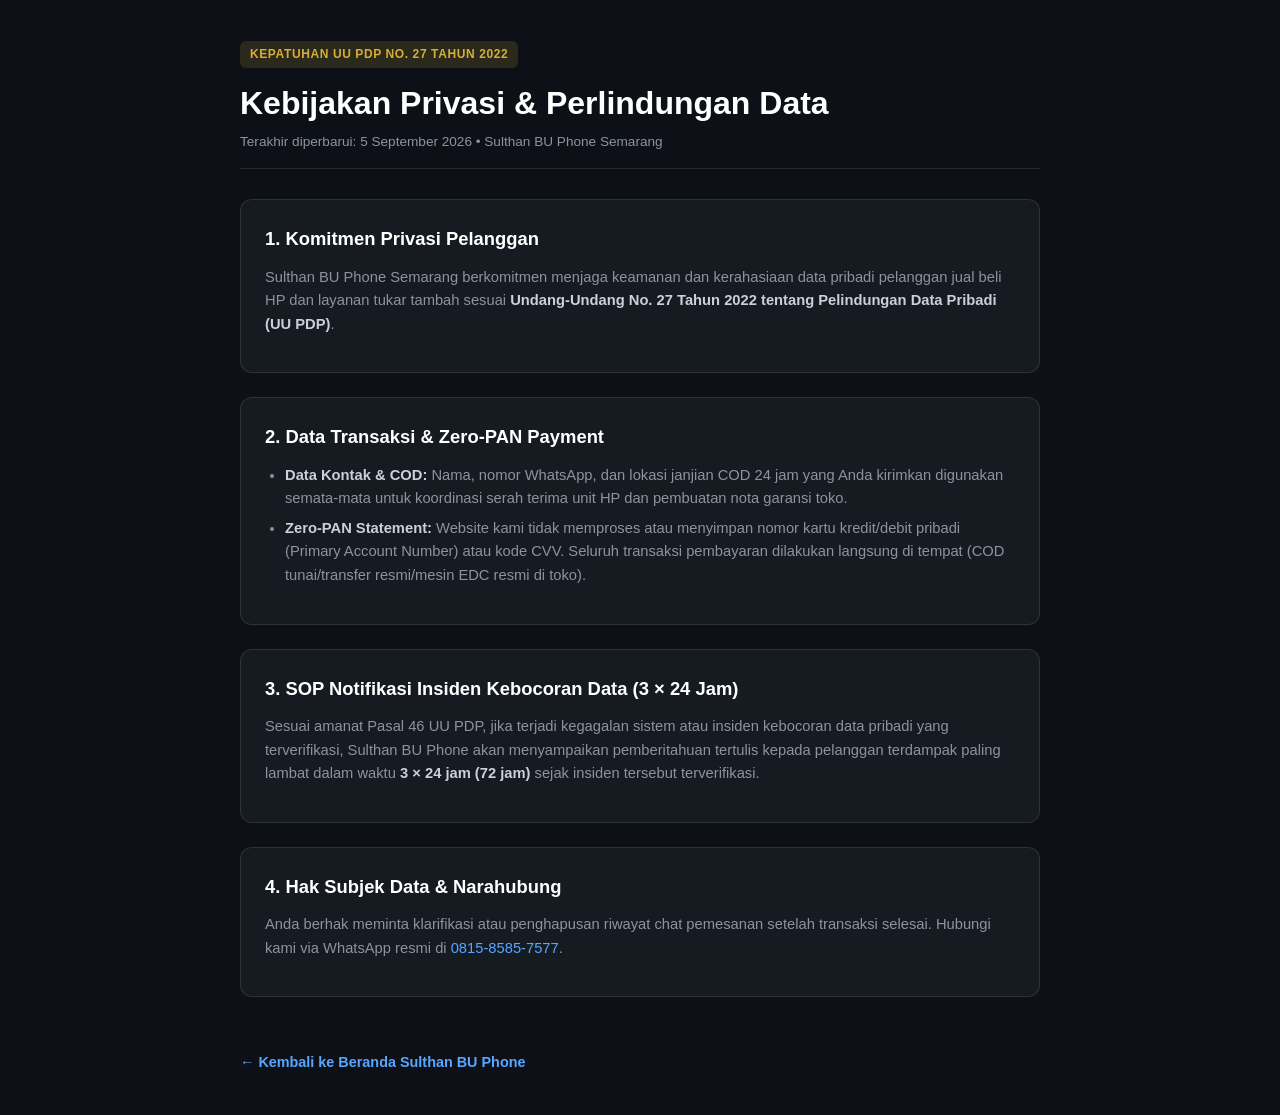
<file: privasi.html>
<!DOCTYPE html>
<html lang="id">
<head>
  <meta charset="utf-8">
  <meta name="viewport" content="width=device-width, initial-scale=1">
  <title>Kebijakan Privasi & Perlindungan Data (UU PDP) — Sulthan BU Phone</title>
  <meta name="description" content="Kebijakan privasi dan perlindungan data pribadi pelanggan Sulthan BU Phone Semarang sesuai UU PDP No. 27 Tahun 2022.">
  <link rel="canonical" href="https://www.sulthanbuphone.web.id/privasi.html">
  <meta name="robots" content="index, follow">
  <style>
    :root {
      --bg: #0d1117;
      --card: #161b22;
      --line: rgba(255,255,255,0.1);
      --text: #c9d1d9;
      --muted: #8b949e;
      --gold: #d4af37;
      --blue: #58a6ff;
    }
    * { box-sizing: border-box; margin: 0; padding: 0; }
    body {
      font-family: -apple-system, BlinkMacSystemFont, "Segoe UI", Roboto, sans-serif;
      background: var(--bg);
      color: var(--text);
      line-height: 1.6;
      padding: 40px 20px;
    }
    .wrap { max-width: 800px; margin: 0 auto; }
    .badge {
      display: inline-block;
      background: rgba(212,175,55,0.15);
      color: var(--gold);
      font-size: 0.75rem;
      font-weight: 700;
      padding: 4px 10px;
      border-radius: 6px;
      margin-bottom: 16px;
      letter-spacing: 0.05em;
    }
    h1 { font-size: 2rem; margin-bottom: 8px; color: #fff; line-height: 1.2; }
    .date { color: var(--muted); font-size: 0.85rem; margin-bottom: 30px; border-bottom: 1px solid var(--line); padding-bottom: 16px; }
    section { margin-bottom: 24px; background: var(--card); border: 1px solid var(--line); border-radius: 12px; padding: 24px; }
    h2 { font-size: 1.15rem; color: #fff; margin-bottom: 12px; font-weight: 700; }
    p, ul { color: var(--muted); font-size: 0.92rem; margin-bottom: 12px; }
    ul { padding-left: 20px; }
    li { margin-bottom: 6px; }
    strong { color: var(--text); }
    a { color: var(--blue); text-decoration: none; }
    a:hover { text-decoration: underline; }
    .back { margin-top: 30px; display: inline-block; font-weight: 600; font-size: 0.9rem; }
  </style>
</head>
<body>
  <div class="wrap">
    <span class="badge">KEPATUHAN UU PDP NO. 27 TAHUN 2022</span>
    <h1>Kebijakan Privasi & Perlindungan Data</h1>
    <div class="date">Terakhir diperbarui: 5 September 2026 • Sulthan BU Phone Semarang</div>

    <section>
      <h2>1. Komitmen Privasi Pelanggan</h2>
      <p>Sulthan BU Phone Semarang berkomitmen menjaga keamanan dan kerahasiaan data pribadi pelanggan jual beli HP dan layanan tukar tambah sesuai <strong>Undang-Undang No. 27 Tahun 2022 tentang Pelindungan Data Pribadi (UU PDP)</strong>.</p>
    </section>

    <section>
      <h2>2. Data Transaksi & Zero-PAN Payment</h2>
      <ul>
        <li><strong>Data Kontak & COD:</strong> Nama, nomor WhatsApp, dan lokasi janjian COD 24 jam yang Anda kirimkan digunakan semata-mata untuk koordinasi serah terima unit HP dan pembuatan nota garansi toko.</li>
        <li><strong>Zero-PAN Statement:</strong> Website kami tidak memproses atau menyimpan nomor kartu kredit/debit pribadi (Primary Account Number) atau kode CVV. Seluruh transaksi pembayaran dilakukan langsung di tempat (COD tunai/transfer resmi/mesin EDC resmi di toko).</li>
      </ul>
    </section>

    <section>
      <h2>3. SOP Notifikasi Insiden Kebocoran Data (3 × 24 Jam)</h2>
      <p>Sesuai amanat Pasal 46 UU PDP, jika terjadi kegagalan sistem atau insiden kebocoran data pribadi yang terverifikasi, Sulthan BU Phone akan menyampaikan pemberitahuan tertulis kepada pelanggan terdampak paling lambat dalam waktu <strong>3 × 24 jam (72 jam)</strong> sejak insiden tersebut terverifikasi.</p>
    </section>

    <section>
      <h2>4. Hak Subjek Data & Narahubung</h2>
      <p>Anda berhak meminta klarifikasi atau penghapusan riwayat chat pemesanan setelah transaksi selesai. Hubungi kami via WhatsApp resmi di <a href="https://wa.me/6281585857577">0815-8585-7577</a>.</p>
    </section>

    <a href="/" class="back">← Kembali ke Beranda Sulthan BU Phone</a>
  </div>
</body>
</html>
</file>
